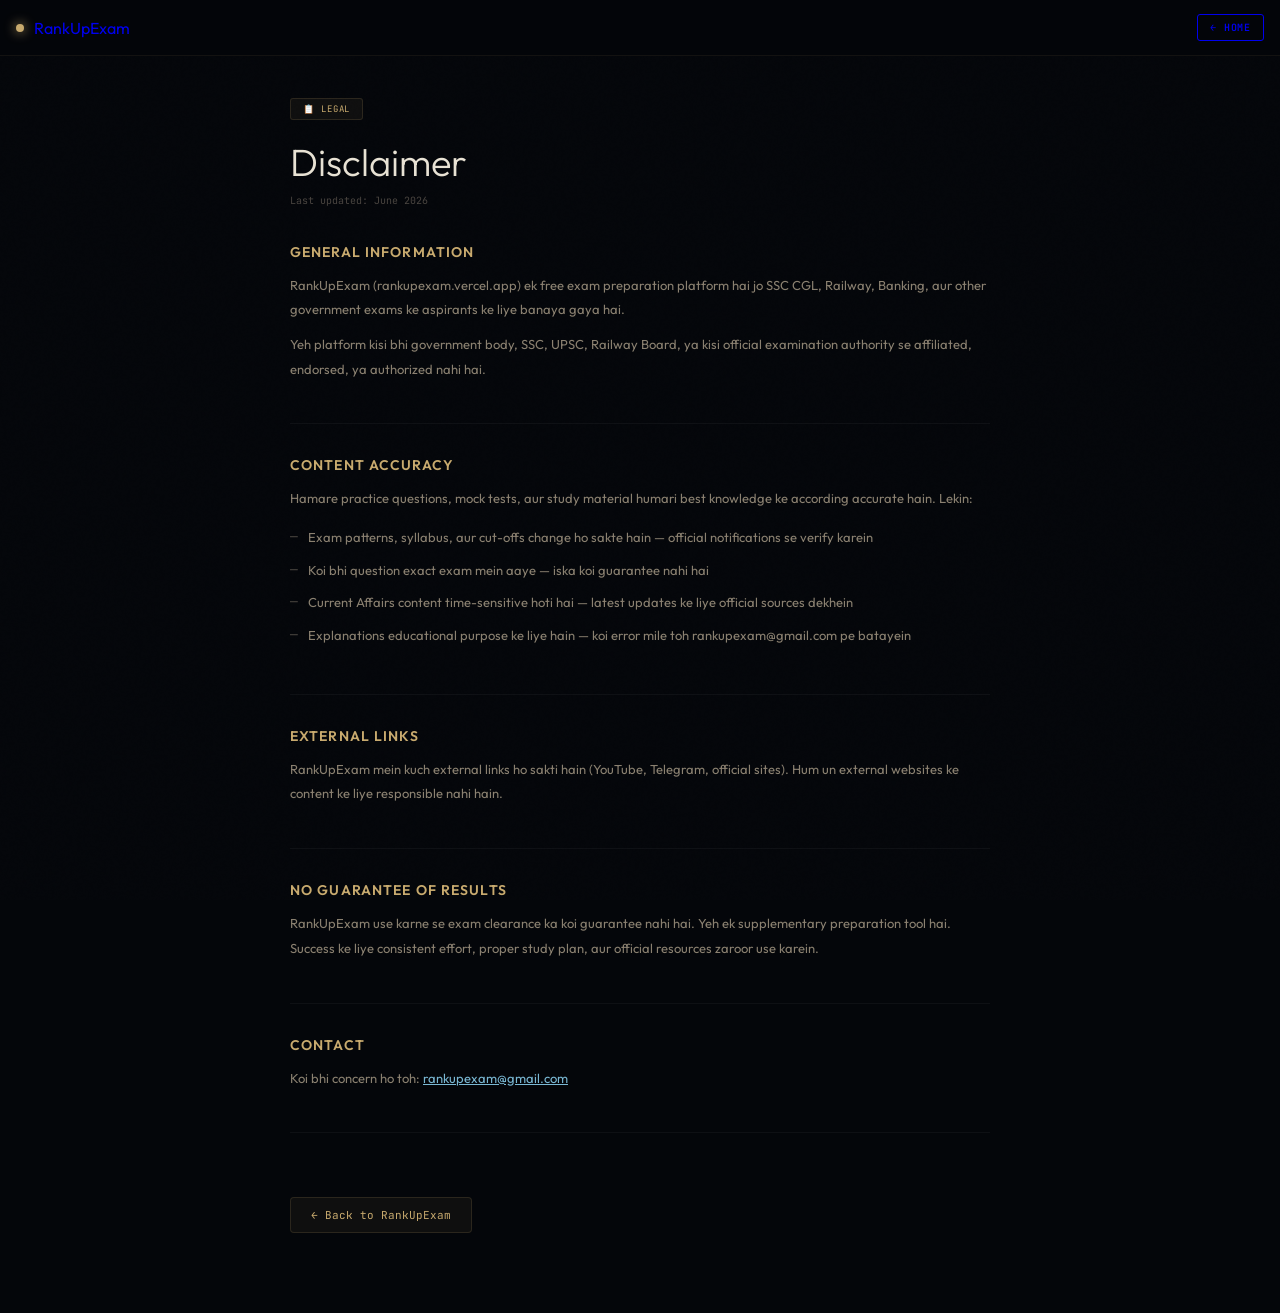
<file: disclaimer.html>
<!DOCTYPE html>
<html lang="hi-IN">
<head>
<meta charset="UTF-8">
<meta name="viewport" content="width=device-width, initial-scale=1.0">
<title>Disclaimer — RankUpExam</title>
<meta name="theme-color" content="#04060a">
<link rel="preconnect" href="https://fonts.googleapis.com">
<link href="https://fonts.googleapis.com/css2?family=Outfit:wght@300;400;500;600&family=JetBrains+Mono:wght@400;500&display=swap" rel="stylesheet">
<link rel="stylesheet" href="style.css">
<style>
.legal-wrap{max-width:740px;margin:0 auto;padding:calc(var(--nav-h) + 40px) 20px 80px}
.legal-badge{display:inline-flex;align-items:center;gap:8px;padding:4px 12px;background:rgba(200,170,110,.06);border:1px solid rgba(200,170,110,.15);border-radius:3px;font-family:var(--mono);font-size:9px;color:var(--gold);letter-spacing:.1em;text-transform:uppercase;margin-bottom:20px}
.legal-title{font-family:'Outfit',sans-serif;font-size:clamp(24px,5vw,38px);font-weight:300;color:#e8e2d4;line-height:1.2;margin-bottom:8px}
.legal-updated{font-family:var(--mono);font-size:10px;color:var(--txt3);margin-bottom:36px}
.legal-section{margin-bottom:32px;padding-bottom:32px;border-bottom:1px solid rgba(255,255,255,.04)}
.legal-section:last-child{border-bottom:none}
.legal-h2{font-family:'Outfit',sans-serif;font-size:14px;font-weight:600;color:var(--gold);letter-spacing:.08em;text-transform:uppercase;margin-bottom:12px}
.legal-p{font-size:13px;color:var(--txt2);line-height:1.9;margin-bottom:10px}
.legal-list{list-style:none;padding:0;margin:0 0 10px}
.legal-list li{font-size:13px;color:var(--txt2);line-height:1.9;padding:4px 0 4px 18px;position:relative}
.legal-list li::before{content:"—";position:absolute;left:0;color:var(--txt3);font-family:var(--mono)}
.legal-back{display:inline-flex;align-items:center;gap:8px;margin-top:32px;padding:10px 20px;background:rgba(200,170,110,.06);border:1px solid rgba(200,170,110,.15);border-radius:4px;color:var(--gold);font-family:var(--mono);font-size:11px;text-decoration:none;transition:all .2s}
.legal-back:hover{background:rgba(200,170,110,.12)}
</style>
</head>
<body>
<div class="noise"></div>

<nav>
  <div class="nav-left">
    <a href="/" style="display:flex;align-items:center;gap:10px;text-decoration:none">
      <div class="nav-logo-dot"></div>
      <span class="nav-brand">RankUpExam</span>
    </a>
  </div>
  <div class="nav-right">
    <a href="/" class="nav-btn btn-ghost">← Home</a>
  </div>
</nav>

<div class="legal-wrap">
  <div class="legal-badge">📋 Legal</div>
  <h1 class="legal-title">Disclaimer</h1>
  <div class="legal-updated">Last updated: June 2026</div>

  <div class="legal-section">
    <div class="legal-h2">General Information</div>
    <p class="legal-p">RankUpExam (rankupexam.vercel.app) ek free exam preparation platform hai jo SSC CGL, Railway, Banking, aur other government exams ke aspirants ke liye banaya gaya hai.</p>
    <p class="legal-p">Yeh platform kisi bhi government body, SSC, UPSC, Railway Board, ya kisi official examination authority se affiliated, endorsed, ya authorized nahi hai.</p>
  </div>

  <div class="legal-section">
    <div class="legal-h2">Content Accuracy</div>
    <p class="legal-p">Hamare practice questions, mock tests, aur study material humari best knowledge ke according accurate hain. Lekin:</p>
    <ul class="legal-list">
      <li>Exam patterns, syllabus, aur cut-offs change ho sakte hain — official notifications se verify karein</li>
      <li>Koi bhi question exact exam mein aaye — iska koi guarantee nahi hai</li>
      <li>Current Affairs content time-sensitive hoti hai — latest updates ke liye official sources dekhein</li>
      <li>Explanations educational purpose ke liye hain — koi error mile toh rankupexam@gmail.com pe batayein</li>
    </ul>
  </div>

  <div class="legal-section">
    <div class="legal-h2">External Links</div>
    <p class="legal-p">RankUpExam mein kuch external links ho sakti hain (YouTube, Telegram, official sites). Hum un external websites ke content ke liye responsible nahi hain.</p>
  </div>

  <div class="legal-section">
    <div class="legal-h2">No Guarantee of Results</div>
    <p class="legal-p">RankUpExam use karne se exam clearance ka koi guarantee nahi hai. Yeh ek supplementary preparation tool hai. Success ke liye consistent effort, proper study plan, aur official resources zaroor use karein.</p>
  </div>

  <div class="legal-section">
    <div class="legal-h2">Contact</div>
    <p class="legal-p">Koi bhi concern ho toh: <a href="mailto:rankupexam@gmail.com" style="color:var(--cyan)">rankupexam@gmail.com</a></p>
  </div>

  <a href="/" class="legal-back">← Back to RankUpExam</a>
</div>

<script>
// Simple nav logo dot
document.querySelector('.nav-logo-dot') && (document.querySelector('.nav-logo-dot').style.cssText = 'width:8px;height:8px;border-radius:50%;background:var(--gold);box-shadow:0 0 12px var(--gold)');
</script>
</body>
</html>
</file>
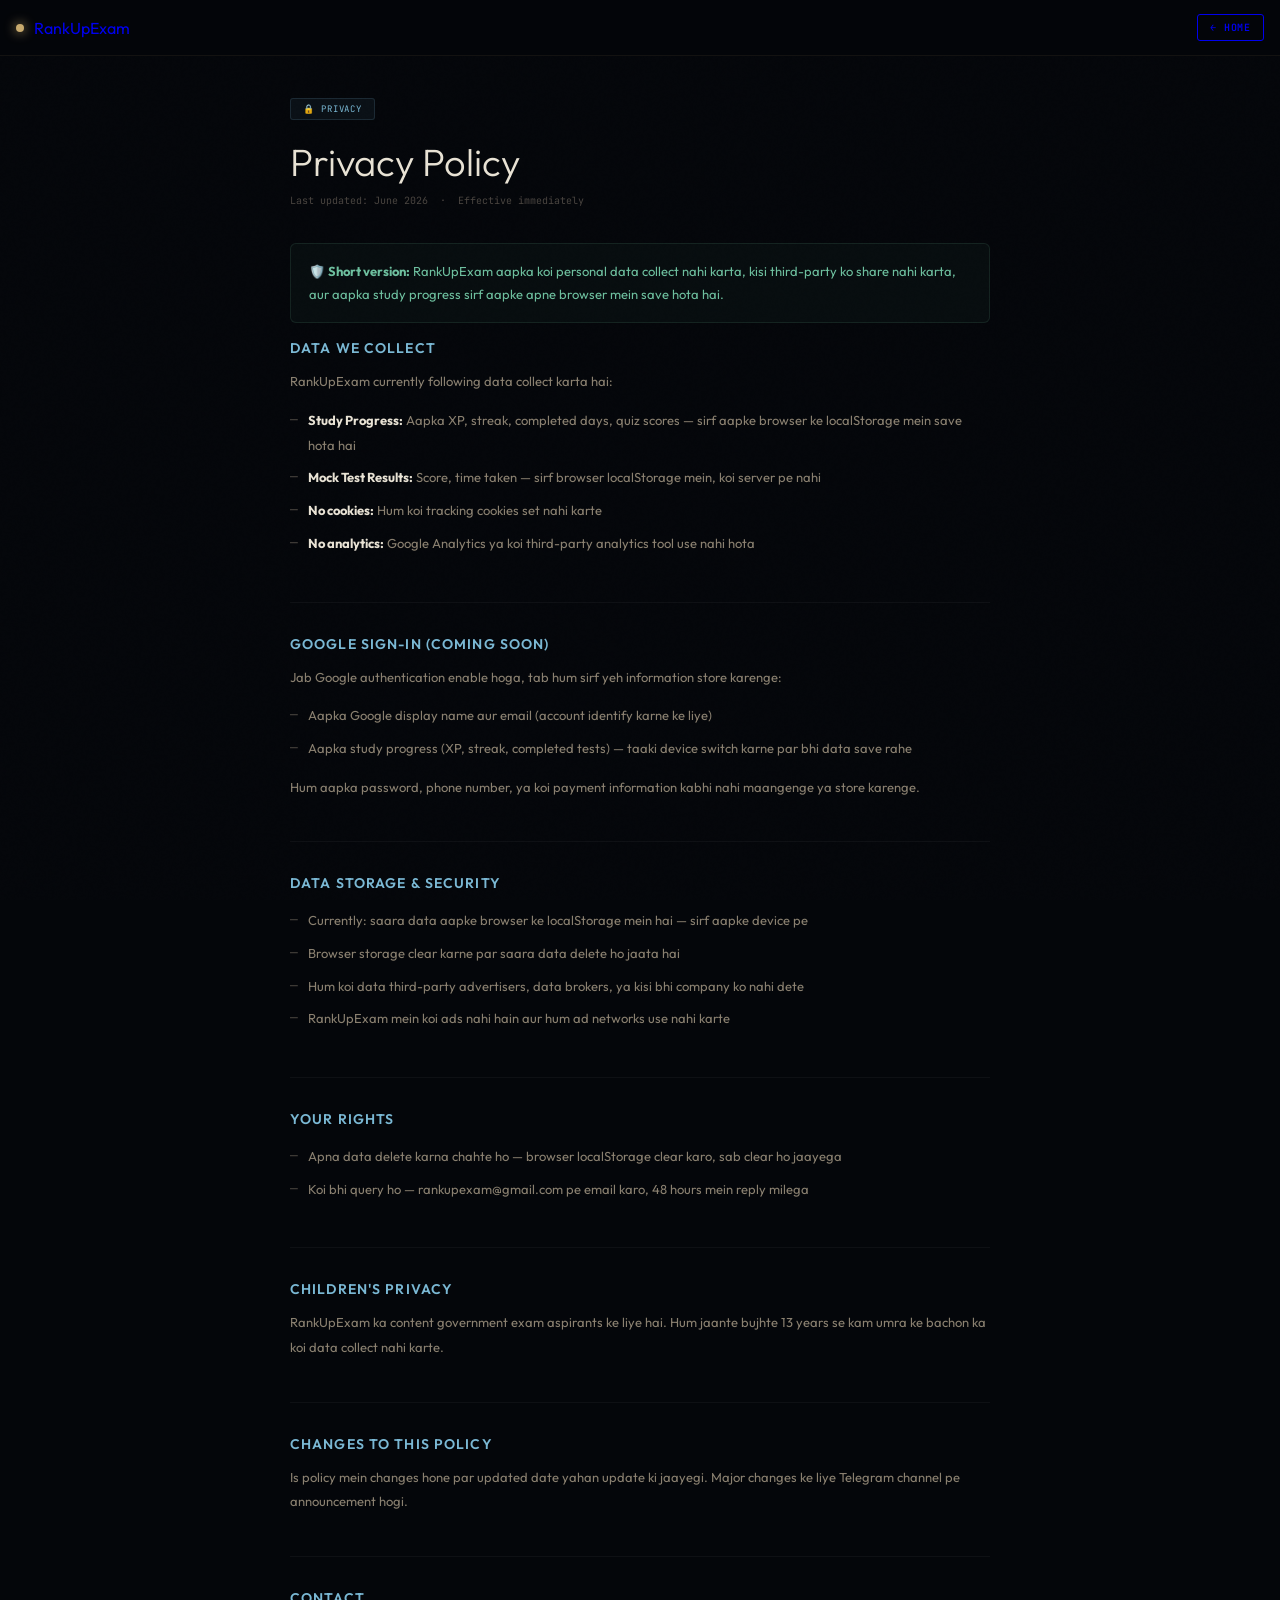
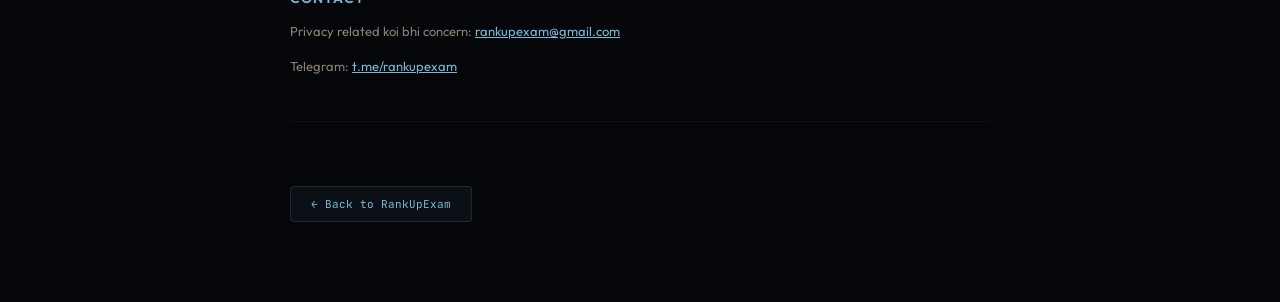
<file: privacy-policy.html>
<!DOCTYPE html>
<html lang="hi-IN">
<head>
<meta charset="UTF-8">
<meta name="viewport" content="width=device-width, initial-scale=1.0">
<title>Privacy Policy — RankUpExam</title>
<meta name="theme-color" content="#04060a">
<link rel="preconnect" href="https://fonts.googleapis.com">
<link href="https://fonts.googleapis.com/css2?family=Outfit:wght@300;400;500;600&family=JetBrains+Mono:wght@400;500&display=swap" rel="stylesheet">
<link rel="stylesheet" href="style.css">
<style>
.legal-wrap{max-width:740px;margin:0 auto;padding:calc(var(--nav-h) + 40px) 20px 80px}
.legal-badge{display:inline-flex;align-items:center;gap:8px;padding:4px 12px;background:rgba(122,184,212,.06);border:1px solid rgba(122,184,212,.15);border-radius:3px;font-family:var(--mono);font-size:9px;color:var(--cyan);letter-spacing:.1em;text-transform:uppercase;margin-bottom:20px}
.legal-title{font-family:'Outfit',sans-serif;font-size:clamp(24px,5vw,38px);font-weight:300;color:#e8e2d4;line-height:1.2;margin-bottom:8px}
.legal-updated{font-family:var(--mono);font-size:10px;color:var(--txt3);margin-bottom:36px}
.legal-section{margin-bottom:32px;padding-bottom:32px;border-bottom:1px solid rgba(255,255,255,.04)}
.legal-section:last-child{border-bottom:none}
.legal-h2{font-family:'Outfit',sans-serif;font-size:14px;font-weight:600;color:var(--cyan);letter-spacing:.08em;text-transform:uppercase;margin-bottom:12px}
.legal-p{font-size:13px;color:var(--txt2);line-height:1.9;margin-bottom:10px}
.legal-list{list-style:none;padding:0;margin:0 0 10px}
.legal-list li{font-size:13px;color:var(--txt2);line-height:1.9;padding:4px 0 4px 18px;position:relative}
.legal-list li::before{content:"—";position:absolute;left:0;color:var(--txt3);font-family:var(--mono)}
.highlight-box{background:rgba(109,191,158,.04);border:1px solid rgba(109,191,158,.12);border-radius:6px;padding:16px 18px;margin:16px 0}
.highlight-box p{margin:0;font-size:13px;color:var(--em);line-height:1.8}
.legal-back{display:inline-flex;align-items:center;gap:8px;margin-top:32px;padding:10px 20px;background:rgba(122,184,212,.06);border:1px solid rgba(122,184,212,.15);border-radius:4px;color:var(--cyan);font-family:var(--mono);font-size:11px;text-decoration:none;transition:all .2s}
.legal-back:hover{background:rgba(122,184,212,.12)}
</style>
</head>
<body>
<div class="noise"></div>

<nav>
  <div class="nav-left">
    <a href="/" style="display:flex;align-items:center;gap:10px;text-decoration:none">
      <div style="width:8px;height:8px;border-radius:50%;background:var(--gold);box-shadow:0 0 12px var(--gold)"></div>
      <span class="nav-brand">RankUpExam</span>
    </a>
  </div>
  <div class="nav-right">
    <a href="/" class="nav-btn btn-ghost">← Home</a>
  </div>
</nav>

<div class="legal-wrap">
  <div class="legal-badge">🔒 Privacy</div>
  <h1 class="legal-title">Privacy Policy</h1>
  <div class="legal-updated">Last updated: June 2026 &nbsp;·&nbsp; Effective immediately</div>

  <div class="highlight-box">
    <p>🛡️ <strong>Short version:</strong> RankUpExam aapka koi personal data collect nahi karta, kisi third-party ko share nahi karta, aur aapka study progress sirf aapke apne browser mein save hota hai.</p>
  </div>

  <div class="legal-section">
    <div class="legal-h2">Data We Collect</div>
    <p class="legal-p">RankUpExam currently following data collect karta hai:</p>
    <ul class="legal-list">
      <li><strong style="color:var(--txt)">Study Progress:</strong> Aapka XP, streak, completed days, quiz scores — sirf aapke browser ke localStorage mein save hota hai</li>
      <li><strong style="color:var(--txt)">Mock Test Results:</strong> Score, time taken — sirf browser localStorage mein, koi server pe nahi</li>
      <li><strong style="color:var(--txt)">No cookies:</strong> Hum koi tracking cookies set nahi karte</li>
      <li><strong style="color:var(--txt)">No analytics:</strong> Google Analytics ya koi third-party analytics tool use nahi hota</li>
    </ul>
  </div>

  <div class="legal-section">
    <div class="legal-h2">Google Sign-In (Coming Soon)</div>
    <p class="legal-p">Jab Google authentication enable hoga, tab hum sirf yeh information store karenge:</p>
    <ul class="legal-list">
      <li>Aapka Google display name aur email (account identify karne ke liye)</li>
      <li>Aapka study progress (XP, streak, completed tests) — taaki device switch karne par bhi data save rahe</li>
    </ul>
    <p class="legal-p">Hum aapka password, phone number, ya koi payment information kabhi nahi maangenge ya store karenge.</p>
  </div>

  <div class="legal-section">
    <div class="legal-h2">Data Storage & Security</div>
    <ul class="legal-list">
      <li>Currently: saara data aapke browser ke localStorage mein hai — sirf aapke device pe</li>
      <li>Browser storage clear karne par saara data delete ho jaata hai</li>
      <li>Hum koi data third-party advertisers, data brokers, ya kisi bhi company ko nahi dete</li>
      <li>RankUpExam mein koi ads nahi hain aur hum ad networks use nahi karte</li>
    </ul>
  </div>

  <div class="legal-section">
    <div class="legal-h2">Your Rights</div>
    <ul class="legal-list">
      <li>Apna data delete karna chahte ho — browser localStorage clear karo, sab clear ho jaayega</li>
      <li>Koi bhi query ho — rankupexam@gmail.com pe email karo, 48 hours mein reply milega</li>
    </ul>
  </div>

  <div class="legal-section">
    <div class="legal-h2">Children's Privacy</div>
    <p class="legal-p">RankUpExam ka content government exam aspirants ke liye hai. Hum jaante bujhte 13 years se kam umra ke bachon ka koi data collect nahi karte.</p>
  </div>

  <div class="legal-section">
    <div class="legal-h2">Changes to This Policy</div>
    <p class="legal-p">Is policy mein changes hone par updated date yahan update ki jaayegi. Major changes ke liye Telegram channel pe announcement hogi.</p>
  </div>

  <div class="legal-section">
    <div class="legal-h2">Contact</div>
    <p class="legal-p">Privacy related koi bhi concern: <a href="mailto:rankupexam@gmail.com" style="color:var(--cyan)">rankupexam@gmail.com</a></p>
    <p class="legal-p">Telegram: <a href="https://t.me/rankupexam" target="_blank" style="color:var(--cyan)">t.me/rankupexam</a></p>
  </div>

  <a href="/" class="legal-back">← Back to RankUpExam</a>
</div>
</body>
</html>
</file>
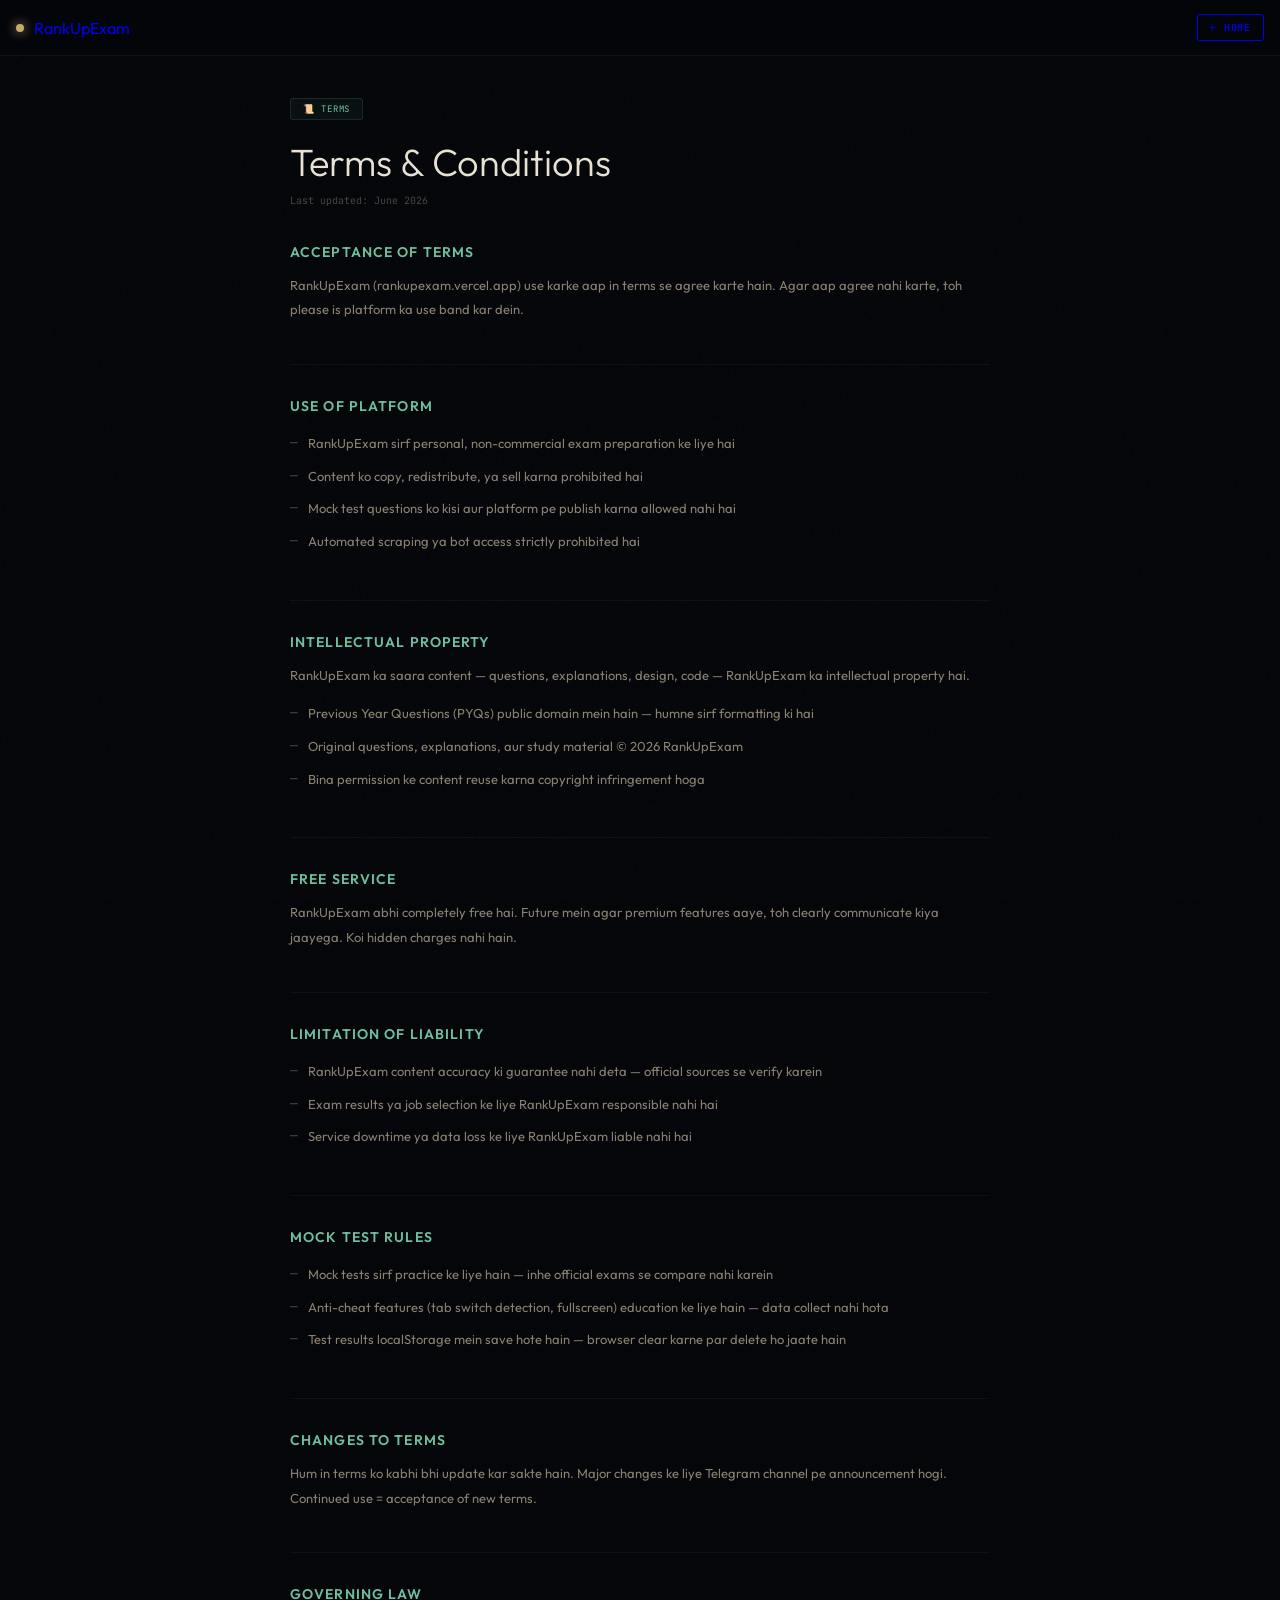
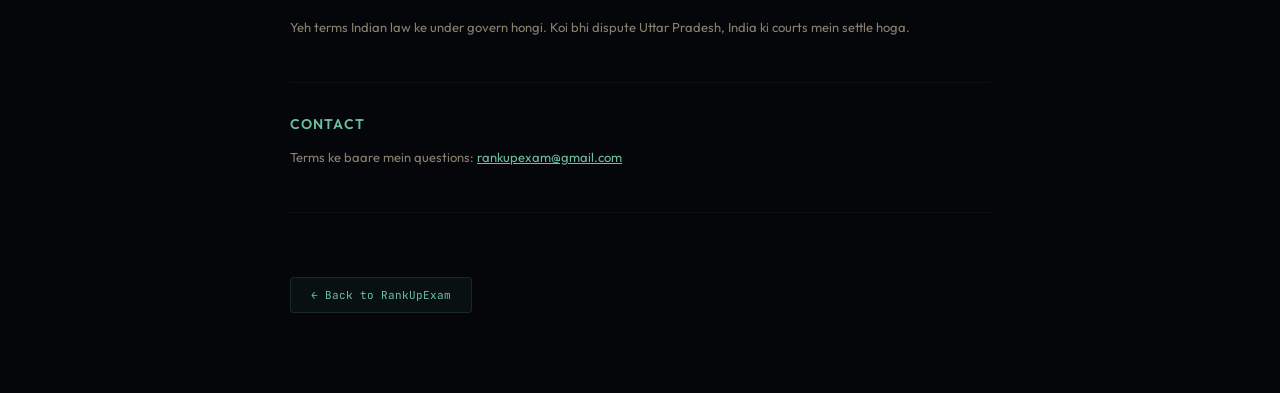
<file: terms.html>
<!DOCTYPE html>
<html lang="hi-IN">
<head>
<meta charset="UTF-8">
<meta name="viewport" content="width=device-width, initial-scale=1.0">
<title>Terms & Conditions — RankUpExam</title>
<meta name="theme-color" content="#04060a">
<link rel="preconnect" href="https://fonts.googleapis.com">
<link href="https://fonts.googleapis.com/css2?family=Outfit:wght@300;400;500;600&family=JetBrains+Mono:wght@400;500&display=swap" rel="stylesheet">
<link rel="stylesheet" href="style.css">
<style>
.legal-wrap{max-width:740px;margin:0 auto;padding:calc(var(--nav-h) + 40px) 20px 80px}
.legal-badge{display:inline-flex;align-items:center;gap:8px;padding:4px 12px;background:rgba(109,191,158,.06);border:1px solid rgba(109,191,158,.15);border-radius:3px;font-family:var(--mono);font-size:9px;color:var(--em);letter-spacing:.1em;text-transform:uppercase;margin-bottom:20px}
.legal-title{font-family:'Outfit',sans-serif;font-size:clamp(24px,5vw,38px);font-weight:300;color:#e8e2d4;line-height:1.2;margin-bottom:8px}
.legal-updated{font-family:var(--mono);font-size:10px;color:var(--txt3);margin-bottom:36px}
.legal-section{margin-bottom:32px;padding-bottom:32px;border-bottom:1px solid rgba(255,255,255,.04)}
.legal-section:last-child{border-bottom:none}
.legal-h2{font-family:'Outfit',sans-serif;font-size:14px;font-weight:600;color:var(--em);letter-spacing:.08em;text-transform:uppercase;margin-bottom:12px}
.legal-p{font-size:13px;color:var(--txt2);line-height:1.9;margin-bottom:10px}
.legal-list{list-style:none;padding:0;margin:0 0 10px}
.legal-list li{font-size:13px;color:var(--txt2);line-height:1.9;padding:4px 0 4px 18px;position:relative}
.legal-list li::before{content:"—";position:absolute;left:0;color:var(--txt3);font-family:var(--mono)}
.legal-back{display:inline-flex;align-items:center;gap:8px;margin-top:32px;padding:10px 20px;background:rgba(109,191,158,.06);border:1px solid rgba(109,191,158,.15);border-radius:4px;color:var(--em);font-family:var(--mono);font-size:11px;text-decoration:none;transition:all .2s}
.legal-back:hover{background:rgba(109,191,158,.12)}
</style>
</head>
<body>
<div class="noise"></div>

<nav>
  <div class="nav-left">
    <a href="/" style="display:flex;align-items:center;gap:10px;text-decoration:none">
      <div style="width:8px;height:8px;border-radius:50%;background:var(--gold);box-shadow:0 0 12px var(--gold)"></div>
      <span class="nav-brand">RankUpExam</span>
    </a>
  </div>
  <div class="nav-right">
    <a href="/" class="nav-btn btn-ghost">← Home</a>
  </div>
</nav>

<div class="legal-wrap">
  <div class="legal-badge">📜 Terms</div>
  <h1 class="legal-title">Terms & Conditions</h1>
  <div class="legal-updated">Last updated: June 2026</div>

  <div class="legal-section">
    <div class="legal-h2">Acceptance of Terms</div>
    <p class="legal-p">RankUpExam (rankupexam.vercel.app) use karke aap in terms se agree karte hain. Agar aap agree nahi karte, toh please is platform ka use band kar dein.</p>
  </div>

  <div class="legal-section">
    <div class="legal-h2">Use of Platform</div>
    <ul class="legal-list">
      <li>RankUpExam sirf personal, non-commercial exam preparation ke liye hai</li>
      <li>Content ko copy, redistribute, ya sell karna prohibited hai</li>
      <li>Mock test questions ko kisi aur platform pe publish karna allowed nahi hai</li>
      <li>Automated scraping ya bot access strictly prohibited hai</li>
    </ul>
  </div>

  <div class="legal-section">
    <div class="legal-h2">Intellectual Property</div>
    <p class="legal-p">RankUpExam ka saara content — questions, explanations, design, code — RankUpExam ka intellectual property hai.</p>
    <ul class="legal-list">
      <li>Previous Year Questions (PYQs) public domain mein hain — humne sirf formatting ki hai</li>
      <li>Original questions, explanations, aur study material © 2026 RankUpExam</li>
      <li>Bina permission ke content reuse karna copyright infringement hoga</li>
    </ul>
  </div>

  <div class="legal-section">
    <div class="legal-h2">Free Service</div>
    <p class="legal-p">RankUpExam abhi completely free hai. Future mein agar premium features aaye, toh clearly communicate kiya jaayega. Koi hidden charges nahi hain.</p>
  </div>

  <div class="legal-section">
    <div class="legal-h2">Limitation of Liability</div>
    <ul class="legal-list">
      <li>RankUpExam content accuracy ki guarantee nahi deta — official sources se verify karein</li>
      <li>Exam results ya job selection ke liye RankUpExam responsible nahi hai</li>
      <li>Service downtime ya data loss ke liye RankUpExam liable nahi hai</li>
    </ul>
  </div>

  <div class="legal-section">
    <div class="legal-h2">Mock Test Rules</div>
    <ul class="legal-list">
      <li>Mock tests sirf practice ke liye hain — inhe official exams se compare nahi karein</li>
      <li>Anti-cheat features (tab switch detection, fullscreen) education ke liye hain — data collect nahi hota</li>
      <li>Test results localStorage mein save hote hain — browser clear karne par delete ho jaate hain</li>
    </ul>
  </div>

  <div class="legal-section">
    <div class="legal-h2">Changes to Terms</div>
    <p class="legal-p">Hum in terms ko kabhi bhi update kar sakte hain. Major changes ke liye Telegram channel pe announcement hogi. Continued use = acceptance of new terms.</p>
  </div>

  <div class="legal-section">
    <div class="legal-h2">Governing Law</div>
    <p class="legal-p">Yeh terms Indian law ke under govern hongi. Koi bhi dispute Uttar Pradesh, India ki courts mein settle hoga.</p>
  </div>

  <div class="legal-section">
    <div class="legal-h2">Contact</div>
    <p class="legal-p">Terms ke baare mein questions: <a href="mailto:rankupexam@gmail.com" style="color:var(--em)">rankupexam@gmail.com</a></p>
  </div>

  <a href="/" class="legal-back">← Back to RankUpExam</a>
</div>
</body>
</html>
</file>
<file: style.css>
/* RankUpExam — style.css | © 2026 RankUpExam */

*,*::before,*::after{margin:0;padding:0;box-sizing:border-box}
html{scroll-behavior:smooth}
body{background:#04060a;color:#e8e2d4;font-family:'Outfit',sans-serif;overflow-x:hidden;min-height:100vh}
:root{
  --bg:#04060a;--bg2:rgba(255,255,255,.022);--bg3:rgba(255,255,255,.035);
  --border:rgba(255,255,255,.06);--ba:rgba(200,170,110,.2);
  --gold:#c8aa6e;--gold2:#e8d090;--gold-dim:rgba(200,170,110,.1);
  --red:#c97070;--cyan:#7ab8d4;--em:#6dbf9e;--amb:#c8aa6e;--violet:#9d8ecb;
  --txt:#e8e2d4;--txt2:#8a8070;--txt3:#4a4540;
  --mono:'JetBrains Mono',monospace;--serif:'Cormorant Garamond',serif;
  --nav-h:56px;--sidebar-w:260px;
}

/* ── SCROLLBAR ── */
::-webkit-scrollbar{width:3px;height:3px}
::-webkit-scrollbar-track{background:transparent}
::-webkit-scrollbar-thumb{background:rgba(200,170,110,.2);border-radius:2px}

/* ── NOISE OVERLAY ── */
.noise{position:fixed;inset:0;background-image:url("data:image/svg+xml,%3Csvg viewBox='0 0 256 256' xmlns='http://www.w3.org/2000/svg'%3E%3Cfilter id='n'%3E%3CfeTurbulence type='fractalNoise' baseFrequency='0.85' numOctaves='4' stitchTiles='stitch'/%3E%3C/filter%3E%3Crect width='100%25' height='100%25' filter='url(%23n)' opacity='0.04'/%3E%3C/svg%3E");pointer-events:none;z-index:1;opacity:.4;mix-blend-mode:overlay}
.glow-orb{position:fixed;width:500px;height:500px;border-radius:50%;background:radial-gradient(circle,rgba(15,40,120,.3) 0%,transparent 70%);top:40%;left:55%;transform:translate(-50%,-50%);pointer-events:none;z-index:0;animation:glowPulse 6s ease-in-out infinite}
@keyframes glowPulse{0%,100%{opacity:.6}50%{opacity:1}}
@keyframes breathe{0%,100%{opacity:.6}50%{opacity:1}}
@keyframes fadeIn{from{opacity:0;transform:translateY(8px)}to{opacity:1;transform:none}}
@keyframes slideIn{from{transform:translateX(-12px);opacity:0}to{transform:none;opacity:1}}

/* ── NAV ── */
nav{
  position:fixed;top:0;left:0;right:0;z-index:600;
  height:var(--nav-h);
  display:flex;align-items:center;justify-content:space-between;
  padding:0 16px;
  background:rgba(4,6,10,.92);backdrop-filter:blur(30px);
  border-bottom:1px solid rgba(200,170,110,.08);
}
.nav-left{display:flex;align-items:center;gap:14px}
.hamburger{
  width:32px;height:32px;border-radius:4px;
  background:rgba(255,255,255,.03);border:1px solid var(--border);
  display:flex;flex-direction:column;align-items:center;justify-content:center;gap:4px;
  cursor:pointer;transition:all .25s;
}
.hamburger span{display:block;width:14px;height:1.5px;background:var(--txt2);transition:all .3s;border-radius:1px}
.hamburger:hover span{background:var(--gold)}
.hamburger.active span:nth-child(1){transform:rotate(45deg) translate(4px,4px)}
.hamburger.active span:nth-child(2){opacity:0}
.hamburger.active span:nth-child(3){transform:rotate(-45deg) translate(4px,-4px)}
.nav-logo{
  display:flex;align-items:center;gap:8px;cursor:pointer;text-decoration:none;
  font-family:var(--mono);font-size:11px;font-weight:700;letter-spacing:.2em;text-transform:uppercase;color:var(--txt);
}
.nav-dot{width:6px;height:6px;border-radius:50%;background:var(--gold);box-shadow:0 0 10px var(--gold);animation:breathe 3s ease-in-out infinite}

.nav-search{
  flex:1;max-width:360px;
  display:flex;align-items:center;gap:8px;
  background:rgba(255,255,255,.03);border:1px solid var(--border);
  border-radius:4px;padding:7px 12px;
  font-family:var(--mono);font-size:10px;color:var(--txt3);
  cursor:pointer;transition:border-color .2s;
}
.nav-search:focus-within{border-color:rgba(200,170,110,.25)}
.nav-search input{background:transparent;border:none;outline:none;color:var(--txt);font-family:var(--mono);font-size:10px;flex:1;letter-spacing:.03em}
.nav-search input::placeholder{color:var(--txt3)}

.nav-right{display:flex;align-items:center;gap:8px}
.nav-btn{
  padding:6px 12px;border-radius:3px;
  font-family:var(--mono);font-size:10px;font-weight:600;
  letter-spacing:.08em;text-transform:uppercase;
  cursor:pointer;transition:all .25s;border:1px solid;text-decoration:none;
  display:flex;align-items:center;gap:5px;
}
.btn-yt{color:var(--red);border-color:rgba(201,112,112,.2);background:rgba(201,112,112,.04)}
.btn-yt:hover{background:rgba(201,112,112,.1)}
.btn-tg{color:var(--cyan);border-color:rgba(122,184,212,.2);background:rgba(122,184,212,.04)}
.btn-tg:hover{background:rgba(122,184,212,.1)}
.btn-gold{background:linear-gradient(135deg,var(--gold),var(--gold2));color:#080600;border:none}
.btn-gold:hover{opacity:.88;transform:translateY(-1px)}

/* ── SIDEBAR ── */
.sidebar{
  position:fixed;top:var(--nav-h);left:0;bottom:0;
  width:var(--sidebar-w);
  background:rgba(4,6,10,.97);
  border-right:1px solid rgba(200,170,110,.07);
  z-index:500;
  display:flex;flex-direction:column;
  transform:translateX(0);
  transition:transform .35s cubic-bezier(.16,1,.3,1);
  overflow-y:auto;overflow-x:hidden;
}
.sidebar.closed{transform:translateX(-100%)}

.sb-section{padding:16px 12px 8px;border-bottom:1px solid rgba(200,170,110,.06)}
.sb-section-title{
  font-family:var(--mono);font-size:8px;font-weight:700;
  letter-spacing:.25em;text-transform:uppercase;
  color:var(--txt3);padding:0 6px;margin-bottom:8px;
}
.sb-item{
  display:flex;align-items:center;justify-content:space-between;
  padding:8px 10px;border-radius:4px;cursor:pointer;
  transition:all .2s;text-decoration:none;
  font-size:12px;color:var(--txt2);
  position:relative;
}
.sb-item:hover{background:rgba(255,255,255,.03);color:var(--txt)}
.sb-item.active{background:rgba(200,170,110,.07);color:var(--gold)}
.sb-item-left{display:flex;align-items:center;gap:8px}
.sb-icon{font-size:13px;width:20px;text-align:center;flex-shrink:0}
.sb-label{font-size:11.5px;letter-spacing:.01em}
.sb-arrow{font-size:9px;color:var(--txt3);transition:transform .25s;flex-shrink:0}
.sb-item.open .sb-arrow{transform:rotate(90deg);color:var(--gold)}
.sb-badge{
  font-family:var(--mono);font-size:7.5px;font-weight:700;
  padding:1px 5px;border-radius:2px;letter-spacing:.06em;
  background:rgba(200,170,110,.12);color:var(--gold);border:1px solid rgba(200,170,110,.2);
  flex-shrink:0;
}
.sb-badge.hot{background:rgba(201,112,112,.12);color:var(--red);border-color:rgba(201,112,112,.25)}
.sb-badge.new{background:rgba(109,191,158,.1);color:var(--em);border-color:rgba(109,191,158,.2)}

/* Submenu */
.sb-sub{
  display:none;padding-left:12px;
  border-left:1px solid rgba(200,170,110,.1);
  margin:2px 10px 4px 28px;
}
.sb-sub.open{display:flex;flex-direction:column;gap:1px;animation:fadeIn .2s ease}
.sb-sub-item{
  padding:6px 8px;border-radius:3px;
  font-size:11px;color:var(--txt3);
  cursor:pointer;transition:all .2s;
  display:flex;align-items:center;justify-content:space-between;
}
.sb-sub-item:hover{color:var(--txt2);background:rgba(255,255,255,.02)}
.sb-sub-item.active{color:var(--gold)}

/* ── MAIN LAYOUT ── */
.layout{
  display:flex;
  padding-top:var(--nav-h);
  min-height:100vh;
  position:relative;z-index:10;
}
.main-content{
  flex:1;
  transition:margin-left .35s cubic-bezier(.16,1,.3,1);
  margin-left:var(--sidebar-w);
}
.main-content.full{margin-left:0}

/* ── HERO ── */
.hero{
  padding:48px 28px 36px;
  border-bottom:1px solid rgba(200,170,110,.07);
  position:relative;overflow:hidden;
}
.hero::before{
  content:'';position:absolute;top:-80px;right:-80px;
  width:400px;height:400px;
  background:radial-gradient(circle,rgba(200,170,110,.06) 0%,transparent 65%);
  pointer-events:none;
}
.hero-eyebrow{
  display:inline-flex;align-items:center;gap:8px;
  font-family:var(--mono);font-size:9px;font-weight:700;
  letter-spacing:.25em;text-transform:uppercase;
  color:var(--gold);margin-bottom:14px;
  animation:fadeIn .6s both;
}
.hero-dot{width:4px;height:4px;border-radius:50%;background:var(--gold);animation:breathe 2s infinite}
h1.hero-title{
  font-family:var(--serif);
  font-size:clamp(28px,5vw,52px);
  font-weight:400;font-style:italic;
  letter-spacing:-1px;line-height:1.05;
  color:var(--txt);margin-bottom:12px;
  animation:fadeIn .6s .1s both;
}
h1.hero-title .hl{color:var(--gold);font-style:italic}
h1.hero-title .dim{color:var(--txt2);font-style:normal;font-size:.75em}
.hero-sub{
  font-size:12px;color:var(--txt3);
  max-width:580px;line-height:1.8;
  font-family:var(--mono);letter-spacing:.02em;
  animation:fadeIn .6s .2s both;margin-bottom:20px;
}
.hero-pills{display:flex;gap:6px;flex-wrap:wrap;animation:fadeIn .6s .3s both}
.hp{
  padding:5px 12px;border-radius:3px;
  font-family:var(--mono);font-size:9px;font-weight:600;
  letter-spacing:.08em;text-transform:uppercase;
  border:1px solid;cursor:pointer;transition:all .25s;text-decoration:none;
}
.hp-primary{background:linear-gradient(135deg,var(--gold),var(--gold2));color:#080600;border-color:transparent}
.hp-primary:hover{opacity:.9;transform:translateY(-1px)}
.hp-outline{color:var(--txt2);border-color:var(--border);background:transparent}
.hp-outline:hover{color:var(--txt);border-color:rgba(200,170,110,.25)}

/* STATS STRIP */
.stats-strip{
  display:grid;grid-template-columns:repeat(4,1fr);
  border-bottom:1px solid rgba(200,170,110,.07);
}
@media(max-width:768px){.stats-strip{grid-template-columns:repeat(2,1fr)}}
.stat-cell{
  padding:16px 20px;
  border-right:1px solid rgba(200,170,110,.07);
  text-align:center;transition:background .2s;
}
.stat-cell:last-child{border-right:none}
.stat-cell:hover{background:rgba(255,255,255,.02)}
.stat-n{
  font-family:var(--serif);font-size:28px;font-style:italic;
  font-weight:400;color:var(--gold);letter-spacing:-1px;line-height:1;
}
.stat-l{
  font-family:var(--mono);font-size:8.5px;
  letter-spacing:.15em;text-transform:uppercase;
  color:var(--txt3);margin-top:3px;
}

/* ── FEATURE CARDS ── */
.section{padding:28px 24px}
.section-hdr{
  display:flex;align-items:center;justify-content:space-between;
  margin-bottom:16px;flex-wrap:wrap;gap:8px;
}
.section-tag{
  display:flex;align-items:center;gap:8px;
  font-family:var(--mono);font-size:8.5px;font-weight:700;
  letter-spacing:.2em;text-transform:uppercase;color:var(--gold);
}
.section-tag::before{content:'';width:14px;height:1px;background:var(--gold)}
.section-title{
  font-family:var(--serif);font-size:22px;font-style:italic;
  font-weight:400;color:var(--txt);margin-bottom:4px;letter-spacing:-.5px;
}
.see-all{
  font-family:var(--mono);font-size:9px;font-weight:600;
  letter-spacing:.1em;text-transform:uppercase;
  color:var(--txt3);cursor:pointer;transition:color .2s;
  border:none;background:transparent;
}
.see-all:hover{color:var(--gold)}

/* EXAM CATEGORY GRID */
.cat-grid{display:grid;grid-template-columns:repeat(auto-fill,minmax(160px,1fr));gap:10px}
.cat-card{
  background:rgba(255,255,255,.02);border:1px solid var(--border);
  border-radius:6px;padding:14px 14px 12px;
  cursor:pointer;transition:all .25s;
  display:flex;flex-direction:column;gap:6px;
  position:relative;overflow:hidden;
}
.cat-card::after{
  content:'';position:absolute;bottom:0;left:0;right:0;
  height:1.5px;background:var(--gold);
  transform:scaleX(0);transform-origin:left;transition:transform .3s;
}
.cat-card:hover{background:rgba(255,255,255,.04);border-color:rgba(200,170,110,.2);transform:translateY(-2px)}
.cat-card:hover::after{transform:scaleX(1)}
.cat-icon{font-size:20px;line-height:1}
.cat-name{
  font-family:'Outfit',sans-serif;font-size:12.5px;font-weight:600;
  color:var(--txt);letter-spacing:.01em;
}
.cat-count{
  font-family:var(--mono);font-size:9px;
  letter-spacing:.06em;color:var(--txt3);
}
.cat-arrow{
  position:absolute;top:12px;right:12px;
  font-size:10px;color:var(--txt3);
  transition:color .2s,transform .2s;
}
.cat-card:hover .cat-arrow{color:var(--gold);transform:translate(2px,-2px)}

/* EXAM TAGS ROW */
.exam-tags-row{display:flex;gap:6px;flex-wrap:wrap;margin-bottom:20px}
.exam-tag{
  padding:5px 12px;border-radius:3px;
  font-family:var(--mono);font-size:9.5px;font-weight:600;
  letter-spacing:.08em;text-transform:uppercase;
  border:1px solid var(--border);color:var(--txt3);
  cursor:pointer;transition:all .2s;background:rgba(255,255,255,.02);
}
.exam-tag:hover,.exam-tag.active{background:rgba(200,170,110,.08);border-color:rgba(200,170,110,.25);color:var(--gold)}

/* FEATURE CARDS ROW (typing, CA, quiz battle etc) */
.feature-row{display:grid;grid-template-columns:repeat(auto-fill,minmax(220px,1fr));gap:12px}
.feat-card{
  background:rgba(255,255,255,.02);border:1px solid var(--border);
  border-radius:8px;padding:18px;cursor:pointer;
  transition:all .25s;position:relative;overflow:hidden;
}
.feat-card:hover{background:rgba(255,255,255,.04);border-color:rgba(200,170,110,.2);transform:translateY(-3px);box-shadow:0 12px 30px rgba(0,0,0,.3)}
.feat-card-accent{
  position:absolute;top:0;left:0;right:0;height:2px;
  background:var(--accent,var(--gold));
  transform:scaleX(0);transform-origin:left;transition:transform .3s;
}
.feat-card:hover .feat-card-accent{transform:scaleX(1)}
.feat-icon{font-size:24px;margin-bottom:10px;line-height:1}
.feat-title{
  font-family:'Outfit',sans-serif;font-weight:700;font-size:13px;
  color:var(--txt);margin-bottom:4px;
}
.feat-sub{font-size:11px;color:var(--txt3);line-height:1.6;font-family:var(--mono);letter-spacing:.02em}
.feat-badge{
  display:inline-block;margin-top:8px;
  font-family:var(--mono);font-size:8px;font-weight:700;
  padding:2px 7px;border-radius:2px;letter-spacing:.1em;text-transform:uppercase;
}
.fb-gold{background:rgba(200,170,110,.1);color:var(--gold);border:1px solid rgba(200,170,110,.2)}
.fb-red{background:rgba(201,112,112,.1);color:var(--red);border:1px solid rgba(201,112,112,.2)}
.fb-cyan{background:rgba(122,184,212,.1);color:var(--cyan);border:1px solid rgba(122,184,212,.2)}
.fb-em{background:rgba(109,191,158,.1);color:var(--em);border:1px solid rgba(109,191,158,.2)}

/* MOCK TEST CARDS */
.mock-grid{display:grid;grid-template-columns:repeat(auto-fill,minmax(280px,1fr));gap:12px}
.mock-card{
  background:rgba(255,255,255,.02);border:1px solid var(--border);
  border-radius:6px;padding:16px;
  transition:all .25s;
}
.mock-card:hover{background:rgba(255,255,255,.04);border-color:rgba(200,170,110,.2);transform:translateY(-2px)}
.mc-top{display:flex;align-items:center;justify-content:space-between;margin-bottom:10px}
.mc-badge{
  font-family:var(--mono);font-size:8px;font-weight:700;
  padding:2px 7px;border-radius:2px;letter-spacing:.08em;text-transform:uppercase;
}
.mc-b-free{background:rgba(109,191,158,.1);color:var(--em);border:1px solid rgba(109,191,158,.2)}
.mc-b-soon{background:rgba(200,170,110,.08);color:var(--gold);border:1px solid rgba(200,170,110,.15)}
.mc-exam{font-family:var(--mono);font-size:9px;letter-spacing:.06em;color:var(--txt3)}
.mc-title{
  font-size:13px;font-weight:600;color:var(--txt);
  line-height:1.4;margin-bottom:8px;
}
.mc-meta{
  display:flex;gap:14px;font-family:var(--mono);
  font-size:9px;letter-spacing:.05em;color:var(--txt3);margin-bottom:12px;
}
.btn-mock{
  width:100%;padding:9px;border-radius:3px;
  background:rgba(255,255,255,.03);border:1px solid rgba(200,170,110,.15);
  color:var(--txt2);font-family:var(--mono);font-size:9.5px;
  font-weight:600;letter-spacing:.1em;text-transform:uppercase;
  cursor:pointer;transition:all .2s;
}
.btn-mock:hover{background:rgba(200,170,110,.08);border-color:rgba(200,170,110,.3);color:var(--gold)}
.btn-mock:disabled{opacity:.3;cursor:not-allowed}

/* TYPING TEST */
#typingView{padding:24px;display:none}
.typing-hero{
  background:rgba(255,255,255,.02);border:1px solid var(--border);
  border-radius:8px;padding:20px;margin-bottom:20px;
}
.typing-stats{display:flex;gap:20px;margin-bottom:16px;flex-wrap:wrap}
.ts-item{text-align:center}
.ts-val{font-family:var(--serif);font-size:28px;font-style:italic;color:var(--gold);line-height:1}
.ts-lbl{font-family:var(--mono);font-size:8px;letter-spacing:.15em;text-transform:uppercase;color:var(--txt3);margin-top:2px}
.typing-passage{
  font-size:15px;line-height:1.9;color:var(--txt2);
  margin-bottom:16px;font-family:'Outfit',sans-serif;letter-spacing:.01em;
  border:1px solid var(--border);border-radius:6px;padding:14px 16px;
  background:rgba(255,255,255,.01);min-height:80px;word-spacing:3px;
}
.char-correct{color:var(--em)}
.char-wrong{color:var(--red);background:rgba(201,112,112,.12);border-radius:2px}
.char-current{border-bottom:2px solid var(--gold);color:var(--gold)}
.typing-input{
  width:100%;padding:12px 14px;border-radius:4px;
  background:rgba(255,255,255,.03);border:1px solid rgba(200,170,110,.15);
  color:var(--txt);font-size:14px;font-family:'Outfit',sans-serif;
  outline:none;letter-spacing:.01em;resize:none;
  transition:border-color .2s;
}
.typing-input:focus{border-color:rgba(200,170,110,.35)}
.typing-controls{display:flex;gap:8px;margin-top:10px;flex-wrap:wrap}
.t-mode-btn{
  padding:6px 14px;border-radius:3px;
  font-family:var(--mono);font-size:9px;font-weight:600;
  letter-spacing:.08em;text-transform:uppercase;
  border:1px solid var(--border);color:var(--txt3);
  background:transparent;cursor:pointer;transition:all .2s;
}
.t-mode-btn.active,.t-mode-btn:hover{
  background:rgba(200,170,110,.08);border-color:rgba(200,170,110,.25);color:var(--gold);
}

/* CURRENT AFFAIRS */
#caView{padding:24px;display:none}
.ca-grid{display:flex;flex-direction:column;gap:10px}
.ca-card{
  background:rgba(255,255,255,.02);border:1px solid var(--border);
  border-radius:6px;padding:14px 16px;
  display:flex;align-items:flex-start;gap:14px;
  transition:all .25s;cursor:pointer;
}
.ca-card:hover{background:rgba(255,255,255,.04);border-color:rgba(200,170,110,.2)}
.ca-date{
  font-family:var(--mono);font-size:9px;font-weight:700;
  letter-spacing:.08em;text-transform:uppercase;
  color:var(--gold);white-space:nowrap;min-width:60px;
  padding-top:2px;
}
.ca-content{}
.ca-title{font-size:13px;font-weight:600;color:var(--txt);line-height:1.4;margin-bottom:4px}
.ca-sub{font-size:11px;color:var(--txt3);font-family:var(--mono);line-height:1.6;letter-spacing:.02em}
.ca-tag{
  display:inline-block;margin-top:6px;
  font-family:var(--mono);font-size:7.5px;font-weight:700;
  padding:2px 6px;border-radius:2px;letter-spacing:.08em;text-transform:uppercase;
}
.cat-politics{background:rgba(122,184,212,.08);color:var(--cyan);border:1px solid rgba(122,184,212,.15)}
.cat-economy{background:rgba(109,191,158,.08);color:var(--em);border:1px solid rgba(109,191,158,.15)}
.cat-sports{background:rgba(201,112,112,.08);color:var(--red);border:1px solid rgba(201,112,112,.15)}
.cat-science{background:rgba(157,142,203,.08);color:var(--violet);border:1px solid rgba(157,142,203,.15)}
.cat-awards{background:rgba(200,170,110,.08);color:var(--gold);border:1px solid rgba(200,170,110,.15)}

/* QUIZ MODAL */
.quiz-overlay{
  display:none;position:fixed;inset:0;
  background:rgba(4,6,10,.9);backdrop-filter:blur(16px);
  z-index:800;align-items:center;justify-content:center;padding:16px;
}
.quiz-overlay.active{display:flex}
.quiz-modal{
  background:rgba(8,12,20,.95);border:1px solid rgba(200,170,110,.1);
  border-radius:8px;width:100%;max-width:640px;
  max-height:92vh;overflow-y:auto;padding:24px;
  box-shadow:0 24px 60px rgba(0,0,0,.6);
  position:relative;animation:fadeIn .3s ease;
}
.quiz-modal::before{
  content:'';position:absolute;top:0;left:0;right:0;height:2px;
  background:linear-gradient(90deg,var(--gold),var(--red));border-radius:8px 8px 0 0;
}
.qm-top{display:flex;justify-content:space-between;align-items:center;margin-bottom:16px}
.qm-title{font-family:var(--serif);font-size:16px;font-style:italic;color:var(--txt)}
.qm-close{
  background:transparent;border:1px solid var(--border);
  color:var(--txt3);padding:4px 10px;border-radius:3px;
  font-family:var(--mono);font-size:9px;cursor:pointer;transition:all .2s;
}
.qm-close:hover{border-color:rgba(201,112,112,.3);color:var(--red)}
.qprog-wrap{height:2px;background:rgba(255,255,255,.04);border-radius:1px;margin-bottom:20px;overflow:hidden}
.qprog-fill{height:100%;background:linear-gradient(90deg,var(--gold),var(--cyan));transition:width .4s ease}
.q-text{font-size:14px;font-weight:600;color:var(--txt);line-height:1.65;margin-bottom:14px}
.q-opts{display:flex;flex-direction:column;gap:7px;margin-bottom:14px}
.q-opt{
  background:rgba(255,255,255,.025);border:1px solid rgba(255,255,255,.06);
  border-radius:5px;padding:11px 14px;cursor:pointer;
  font-size:13px;color:var(--txt);text-align:left;
  transition:all .15s;
}
.q-opt:hover:not(:disabled){border-color:rgba(200,170,110,.3);background:rgba(200,170,110,.06)}
.q-opt.correct{border-color:rgba(109,191,158,.4);background:rgba(109,191,158,.08);color:var(--em);font-weight:600}
.q-opt.wrong{border-color:rgba(201,112,112,.4);background:rgba(201,112,112,.08);color:var(--red)}
.q-opt:disabled{cursor:not-allowed}
.q-exp{
  background:rgba(255,255,255,.025);
  border:1px solid rgba(200,170,110,.15);border-left:2px solid var(--gold);
  border-radius:5px;padding:11px 14px;
  font-size:12px;color:var(--txt2);line-height:1.7;
  display:none;margin-bottom:12px;font-family:var(--mono);letter-spacing:.02em;
}
.q-exp.show{display:block}
.q-footer{display:flex;justify-content:space-between;align-items:center}
.q-score-txt{font-family:var(--mono);font-size:9.5px;letter-spacing:.1em;color:var(--txt3)}
.qresult{text-align:center;padding:24px 0}
.qr-pct{font-family:var(--serif);font-size:80px;font-style:italic;color:var(--gold);line-height:1}
.qr-sub{font-family:var(--mono);font-size:9px;letter-spacing:.15em;text-transform:uppercase;color:var(--txt3);margin:.4rem 0}
.qr-msg{font-size:14px;font-weight:600;color:var(--txt);margin-bottom:20px}
.qr-btns{display:flex;gap:10px;justify-content:center;flex-wrap:wrap}

/* FOOTER */
footer{
  position:relative;z-index:10;
  background:rgba(4,6,10,.98);border-top:1px solid rgba(200,170,110,.06);
  padding:32px 24px 24px;margin-top:20px;
}
.footer-grid{
  max-width:1200px;margin:0 auto;
  display:grid;grid-template-columns:repeat(auto-fit,minmax(160px,1fr));
  gap:24px;margin-bottom:24px;
}
.fc-title{
  font-family:var(--mono);font-size:8.5px;font-weight:700;
  letter-spacing:.2em;text-transform:uppercase;color:var(--gold);margin-bottom:10px;
}
.fc-links{display:flex;flex-direction:column;gap:7px}
.fc-link{
  font-size:11px;font-family:var(--mono);color:var(--txt3);
  text-decoration:none;cursor:pointer;transition:color .2s;letter-spacing:.02em;
}
.fc-link:hover{color:var(--txt2)}
.footer-bottom{
  max-width:1200px;margin:0 auto;padding-top:16px;
  border-top:1px solid rgba(200,170,110,.06);
  display:flex;justify-content:space-between;align-items:center;flex-wrap:wrap;gap:8px;
}
.footer-copy{font-family:var(--mono);font-size:9px;color:var(--txt3);letter-spacing:.06em}

/* CONTENT VIEWS */
.view{display:none;animation:fadeIn .3s ease}
.view.active{display:block}

/* MOBILE */
@media(max-width:768px){
  .sidebar{width:100%}
  .main-content{margin-left:0 !important}
  .nav-search{display:none}
  .cat-grid{grid-template-columns:repeat(2,1fr)}
  .feature-row{grid-template-columns:1fr 1fr}
}

/* ═══════════════════════════════════════════════════════
   RankUpExam — style.css
   Mobile-first, premium dark UI
   ═══════════════════════════════════════════════════════ */

/* ── VARIABLES ─────────────────────────────────────────── */
:root {
  --bg:#04060a; --bg2:rgba(255,255,255,.022); --bg3:rgba(255,255,255,.035); --bg4:rgba(255,255,255,.05);
  --border:rgba(255,255,255,.06); --bb:rgba(59,130,246,.2); --ba:rgba(200,170,110,.2);
  --blue:#3b82f6; --blt:#60a5fa; --cyan:#7ab8d4; --violet:#9d8ecb;
  --em:#6dbf9e; --amb:#c8aa6e; --red:#c97070; --org:#c48a5a; --pink:#c47ea0;
  --txt:#e8e2d4; --txt2:#8a8070; --txt3:#4a4540; --txt4:#1a1510;
  --gold:#c8aa6e; --gold2:#e8d090;
  --mono:'JetBrains Mono',monospace;
  --sans:'Outfit',sans-serif;
  --serif:'Cormorant Garamond',serif;
  --nav-h:56px; --sh-h:44px;
}

/* ── RESET ─────────────────────────────────────────────── */
*,*::before,*::after { box-sizing:border-box; margin:0; padding:0 }
html { scroll-behavior:smooth }
body { font-family:var(--sans); background:var(--bg); color:var(--txt); overflow-x:hidden; min-height:100vh }
body * { cursor:default }
a, button, [onclick] { cursor:pointer !important }

/* ── BACKGROUND VFX ────────────────────────────────────── */
#vfx-canvas { position:fixed; top:0; left:0; width:100%; height:100%; z-index:0; pointer-events:none }
.noise-overlay {
  position:fixed; inset:0;
  background-image:url("data:image/svg+xml,%3Csvg viewBox='0 0 256 256' xmlns='http://www.w3.org/2000/svg'%3E%3Cfilter id='n'%3E%3CfeTurbulence type='fractalNoise' baseFrequency='0.85' numOctaves='4' stitchTiles='stitch'/%3E%3C/filter%3E%3Crect width='100%25' height='100%25' filter='url(%23n)' opacity='0.04'/%3E%3C/svg%3E");
  pointer-events:none; z-index:1; opacity:.45; mix-blend-mode:overlay
}
.vignette { position:fixed; inset:0; background:radial-gradient(ellipse at 70% 50%,transparent 20%,rgba(4,6,10,.85) 75%); pointer-events:none; z-index:2 }
.cinema-glow {
  position:fixed; width:600px; height:600px; border-radius:50%;
  background:radial-gradient(circle,rgba(15,40,120,.35) 0%,rgba(10,25,80,.15) 40%,transparent 70%);
  top:50%; left:50%; transform:translate(-20%,-50%);
  pointer-events:none; z-index:1; animation:glowPulse 6s ease-in-out infinite
}

/* ── KEYFRAMES ─────────────────────────────────────────── */
@keyframes glowPulse { 0%,100%{opacity:.7} 50%{opacity:1} }
@keyframes breathe   { 0%,100%{opacity:.6;transform:scale(1)} 50%{opacity:1;transform:scale(1.05)} }
@keyframes glow-cyan { 0%,100%{text-shadow:0 0 8px rgba(122,184,212,.3)} 50%{text-shadow:0 0 20px rgba(122,184,212,.7)} }
@keyframes fire      { from{transform:scale(1)} to{transform:scale(1.15)} }
@keyframes bounce    { from{transform:translateY(0)} to{transform:translateY(-8px)} }
@keyframes pulse-out { 0%{opacity:.4;transform:scale(.95)} 100%{opacity:0;transform:scale(1.02)} }
@keyframes fadeIn    { from{opacity:0;transform:translateY(8px)} to{opacity:1;transform:none} }

/* ── NAV ───────────────────────────────────────────────── */
.nav {
  position:fixed; top:0; left:0; right:0; z-index:500;
  display:flex; align-items:center; justify-content:space-between;
  padding:0 16px; height:var(--nav-h);
  background:rgba(4,6,10,.88); backdrop-filter:blur(30px);
  border-bottom:1px solid rgba(200,170,110,.08)
}
.nl-logo { display:flex; align-items:center; gap:10px; font-size:11px; font-weight:700; letter-spacing:.25em; text-transform:uppercase; color:var(--txt); text-decoration:none; font-family:var(--mono) }
.ld { width:6px; height:6px; border-radius:50%; background:var(--gold); box-shadow:0 0 12px var(--gold),0 0 24px rgba(200,170,110,.3); animation:breathe 3s ease-in-out infinite }
.nav-c { display:flex; align-items:center; gap:6px }
.soc { display:flex; align-items:center; gap:5px; padding:5px 10px; font-size:10px; font-family:var(--mono); color:var(--txt3); text-decoration:none; border:1px solid rgba(255,255,255,.05); border-radius:4px; transition:all .3s; letter-spacing:.06em }
.soc.yt:hover  { color:#ff5555; border-color:rgba(255,85,85,.25); background:rgba(255,85,85,.04) }
.soc.tg:hover  { color:#4ab3d4; border-color:rgba(74,179,212,.25); background:rgba(74,179,212,.04) }
.soc.ig:hover  { color:#c47ea0; border-color:rgba(196,126,160,.25); background:rgba(196,126,160,.04) }
.xp-badge { display:flex; align-items:center; gap:6px; padding:5px 10px; border-radius:4px; background:rgba(200,170,110,.06); border:1px solid rgba(200,170,110,.15) }
.xp-badge-val    { font-size:10px; font-family:var(--mono); font-weight:700; color:var(--gold); letter-spacing:.05em }
.xp-badge-streak { font-size:9px; font-family:var(--mono); color:var(--org); display:flex; align-items:center; gap:3px }
.btn-nv { padding:6px 14px; font-size:10px; font-weight:700; background:linear-gradient(135deg,var(--gold),var(--gold2)); color:#0a0800; border:none; border-radius:4px; cursor:pointer; transition:all .25s; font-family:var(--mono); letter-spacing:.06em; text-transform:uppercase }
.btn-nv:hover { opacity:.88; transform:translateY(-1px); box-shadow:0 4px 20px rgba(200,170,110,.25) }

/* Admin badge */
.admin-badge { display:none; align-items:center; gap:5px; padding:4px 10px; border-radius:4px; background:rgba(157,142,203,.08); border:1px solid rgba(157,142,203,.25); font-size:9px; font-family:var(--mono); color:var(--violet); letter-spacing:.08em }

/* User dropdown */
.auth-user { display:none; align-items:center; gap:6px; position:relative; cursor:pointer }
.auth-avatar { width:26px; height:26px; border-radius:50%; border:1px solid rgba(200,170,110,.2); object-fit:cover }
.auth-name { font-size:10px; font-family:var(--mono); color:var(--txt2); letter-spacing:.04em }
.auth-dd { position:absolute; top:calc(100% + 8px); right:0; min-width:200px; background:rgba(8,12,20,.96); border:1px solid rgba(200,170,110,.1); border-radius:6px; padding:12px; backdrop-filter:blur(20px); display:none; z-index:600; animation:fadeIn .2s ease }
.auth-user.open .auth-dd { display:block }
.auth-dd-avatar { width:36px; height:36px; border-radius:50%; object-fit:cover; display:block; margin-bottom:8px }
.auth-dd-name  { font-size:11px; font-weight:600; color:var(--txt); margin-bottom:2px }
.auth-dd-email { font-size:9px; font-family:var(--mono); color:var(--txt3); margin-bottom:12px; letter-spacing:.02em }
.auth-dd-out { width:100%; padding:7px; font-size:9.5px; font-family:var(--mono); font-weight:700; background:rgba(201,112,112,.06); border:1px solid rgba(201,112,112,.18); border-radius:3px; color:var(--red); cursor:pointer; transition:all .25s; letter-spacing:.08em; text-transform:uppercase }
.auth-dd-out:hover { background:rgba(201,112,112,.12) }

/* ── STICKY HEADER ─────────────────────────────────────── */
.sticky-hdr { position:sticky; top:var(--nav-h); z-index:400; background:rgba(4,6,10,.94); backdrop-filter:blur(24px); border-bottom:1px solid rgba(200,170,110,.07); overflow-x:auto; scrollbar-width:none }
.sticky-hdr::-webkit-scrollbar { display:none }
.sh-inner { display:flex; align-items:center; gap:0; height:var(--sh-h); min-width:max-content }
.sh-brand { padding:0 16px; border-right:1px solid rgba(200,170,110,.07); display:flex; align-items:center; gap:8px; height:100%; flex-shrink:0 }
.sh-brand-txt { font-size:10px; font-family:var(--mono); font-weight:700; letter-spacing:.18em; color:var(--gold); text-transform:uppercase }
.sh-prog-wrap { padding:0 14px; display:flex; align-items:center; gap:8px; border-right:1px solid rgba(200,170,110,.07); flex-shrink:0 }
.sh-prog-lbl { font-size:9px; font-family:var(--mono); color:var(--txt3); white-space:nowrap; letter-spacing:.08em }
.sh-prog-track { width:80px; height:2px; background:rgba(255,255,255,.04); border-radius:1px; overflow:hidden }
.sh-prog-fill { height:100%; border-radius:1px; background:linear-gradient(90deg,var(--gold),var(--gold2)); transition:width 1.2s ease }
.sh-day-count { font-size:11px; font-family:var(--mono); font-weight:700; color:var(--gold); white-space:nowrap; letter-spacing:.05em }

/* Timer */
.timer-pod { padding:0 14px; display:flex; align-items:center; gap:10px; height:100% }
.tp-label { font-size:9px; font-family:var(--mono); color:var(--txt3); letter-spacing:.15em; text-transform:uppercase }
.tp-display { font-size:15px; font-family:var(--mono); font-weight:400; letter-spacing:2px; color:var(--cyan); min-width:68px; opacity:.9 }
.tp-display.running { animation:glow-cyan 1.5s ease-in-out infinite }
.tp-controls { display:flex; gap:4px }
.tp-select { padding:3px 8px; font-size:9px; font-family:var(--mono); background:rgba(0,0,0,.5); border:1px solid rgba(200,170,110,.1); border-radius:3px; color:var(--txt2); outline:none; cursor:pointer }
.tp-btn { width:24px; height:24px; border-radius:3px; border:1px solid rgba(200,170,110,.1); background:rgba(200,170,110,.04); color:var(--txt3); cursor:pointer; font-size:10px; display:flex; align-items:center; justify-content:center; transition:all .25s }
.tp-btn:hover { background:rgba(122,184,212,.1); border-color:rgba(122,184,212,.25); color:var(--cyan) }
.tp-btn.stop:hover { background:rgba(201,112,112,.1); border-color:rgba(201,112,112,.25); color:var(--red) }

/* ── PAGE ──────────────────────────────────────────────── */
.page { position:relative; z-index:10; padding-top:calc(var(--nav-h) + var(--sh-h) + 20px); padding-bottom:80px; max-width:1440px; margin:0 auto; padding-left:16px; padding-right:16px }

/* ── VIEW SWITCHER ─────────────────────────────────────── */
.view-switcher { display:flex; gap:0; margin-bottom:24px; border-bottom:1px solid rgba(200,170,110,.08); overflow-x:auto; scrollbar-width:none }
.view-switcher::-webkit-scrollbar { display:none }
.vs-btn { flex:none; padding:10px 18px; font-size:10px; font-family:var(--mono); font-weight:600; letter-spacing:.14em; text-transform:uppercase; border:none; border-bottom:2px solid transparent; margin-bottom:-1px; cursor:pointer; transition:all .3s; background:transparent; color:var(--txt3) }
.vs-btn.active { color:var(--gold); border-bottom-color:var(--gold) }
.vs-btn:hover:not(.active) { color:var(--txt2) }

/* ── TODAY HERO ────────────────────────────────────────── */
.today-hero { margin-bottom:24px; position:relative; padding:20px 0 24px; border-bottom:1px solid rgba(200,170,110,.07) }
.th-greeting { font-size:9px; font-family:var(--mono); color:var(--txt3); letter-spacing:.25em; text-transform:uppercase; margin-bottom:10px }
.th-daynum { font-size:clamp(36px,7vw,80px); font-weight:300; letter-spacing:-4px; line-height:1; color:var(--gold); display:inline; margin-right:16px; font-family:var(--serif); font-style:italic }
.th-topic { font-size:clamp(18px,2.8vw,34px); font-weight:300; letter-spacing:-.3px; line-height:1.2; color:var(--txt); font-family:var(--serif) }
.th-sub { font-size:11px; font-family:var(--mono); color:var(--txt3); margin-top:8px; letter-spacing:.04em }

/* ── STREAK DASHBOARD ──────────────────────────────────── */
.streak-dash { display:grid; grid-template-columns:repeat(4,1fr); gap:8px; margin-bottom:20px }
.sd-card { background:rgba(255,255,255,.018); border:1px solid rgba(200,170,110,.07); border-radius:4px; padding:14px 12px; text-align:center; transition:all .3s; position:relative; overflow:hidden }
.sd-card::before { content:''; position:absolute; inset:0; background:linear-gradient(135deg,rgba(200,170,110,.02),transparent); pointer-events:none }
.sd-card:hover { border-color:rgba(200,170,110,.14); background:rgba(200,170,110,.03) }
.sd-icon { font-size:16px; margin-bottom:5px; opacity:.8 }
.sd-val { font-size:22px; font-weight:300; font-family:var(--serif); letter-spacing:-1px; margin-bottom:3px; font-style:italic }
.sd-lbl { font-size:8px; font-family:var(--mono); color:var(--txt3); letter-spacing:.12em; text-transform:uppercase }
.sd-streak .sd-val { color:var(--org) }
.sd-xp .sd-val { color:var(--gold) }
.sd-done .sd-val { color:var(--em) }
.sd-rank .sd-val { color:var(--violet) }
.streak-fire { font-size:22px; animation:fire .8s ease-in-out infinite alternate }

/* ── XP BAR ────────────────────────────────────────────── */
.xp-bar-wrap { margin-bottom:20px; background:rgba(255,255,255,.015); border:1px solid rgba(200,170,110,.07); border-radius:4px; padding:16px 18px }
.xp-bar-top { display:flex; justify-content:space-between; align-items:center; margin-bottom:12px }
.xp-title { font-size:11px; font-weight:600; color:var(--txt); display:flex; align-items:center; gap:6px; letter-spacing:.04em }
.xp-level { font-size:9px; font-family:var(--mono); font-weight:700; padding:2px 8px; border-radius:2px; background:rgba(157,142,203,.08); color:var(--violet); border:1px solid rgba(157,142,203,.15); letter-spacing:.08em }
.xp-count { font-size:9px; font-family:var(--mono); color:var(--txt3); letter-spacing:.04em }
.xp-bar-track { height:2px; background:rgba(255,255,255,.04); border-radius:1px; overflow:hidden }
.xp-bar-fill { height:100%; border-radius:1px; background:linear-gradient(90deg,var(--gold),var(--gold2)); transition:width 1s ease; position:relative }
.xp-bar-fill::after { content:''; position:absolute; top:0; right:0; bottom:0; width:30px; background:rgba(255,255,255,.4); filter:blur(4px) }
.xp-milestones { display:flex; justify-content:space-between; margin-top:8px }
.xp-ms { font-size:8px; font-family:var(--mono); color:var(--txt3); letter-spacing:.04em }

/* ── TODAY MISSION ─────────────────────────────────────── */
.today-mission { background:linear-gradient(135deg,rgba(30,60,120,.06),rgba(20,45,90,.03)); border:1px solid rgba(59,130,246,.12); border-radius:4px; padding:20px; margin-bottom:20px }
.tm-header { display:flex; align-items:center; justify-content:space-between; margin-bottom:16px; flex-wrap:wrap; gap:8px }
.tm-title { font-size:13px; font-weight:300; color:var(--txt); display:flex; align-items:center; gap:10px; font-family:var(--serif); letter-spacing:.02em }
.tm-badge { font-size:8.5px; font-family:var(--mono); padding:2px 8px; border-radius:2px; background:rgba(59,130,246,.1); color:var(--cyan); border:1px solid rgba(59,130,246,.15); letter-spacing:.1em }
.tm-shortcut { font-size:11px; font-family:var(--mono); color:var(--cyan); background:rgba(20,50,90,.08); border:1px solid rgba(122,184,212,.1); border-radius:3px; padding:10px 14px; margin-bottom:16px; line-height:1.6; opacity:.85 }
.tm-shortcut strong { color:var(--gold) }
.tm-actions { display:grid; grid-template-columns:1fr 1fr 1fr 1fr; gap:8px }
.tm-analysis { background:rgba(157,142,203,.05); border-color:rgba(157,142,203,.18); color:var(--violet) }
.tm-analysis:hover { background:rgba(157,142,203,.1); border-color:rgba(157,142,203,.35) }
.tm-btn { display:flex; flex-direction:column; align-items:center; justify-content:center; gap:6px; padding:14px 10px; border-radius:3px; text-decoration:none; border:1px solid; transition:all .25s; position:relative; overflow:hidden }
.tm-btn:hover { transform:translateY(-2px) }
.tm-btn-icon  { font-size:16px; opacity:.85 }
.tm-btn-label { font-size:9.5px; font-weight:600; font-family:var(--mono); letter-spacing:.08em }
.tm-btn-sub   { font-size:8px; font-family:var(--mono); opacity:.55; letter-spacing:.04em }
.tm-pdf  { background:rgba(59,130,246,.05);  border-color:rgba(59,130,246,.15);  color:var(--cyan) }
.tm-pdf:hover  { background:rgba(59,130,246,.1);  border-color:rgba(59,130,246,.3) }
.tm-mock { background:rgba(109,191,158,.05); border-color:rgba(109,191,158,.15); color:var(--em) }
.tm-mock:hover { background:rgba(109,191,158,.1); border-color:rgba(109,191,158,.3) }
.tm-yt   { background:rgba(201,112,112,.05); border-color:rgba(201,112,112,.15); color:var(--red) }
.tm-yt:hover   { background:rgba(201,112,112,.1); border-color:rgba(201,112,112,.25) }
.tm-lock { background:transparent; border-color:var(--border); color:var(--txt3); opacity:.4; pointer-events:none }

/* ── CHECKLIST ─────────────────────────────────────────── */
.topic-checklist { background:rgba(255,255,255,.015); border:1px solid rgba(200,170,110,.07); border-radius:4px; padding:16px 18px; margin-bottom:20px }
.tcl-header { display:flex; align-items:center; justify-content:space-between; margin-bottom:14px }
.tcl-title { font-size:11px; font-weight:600; color:var(--txt); letter-spacing:.06em; font-family:var(--mono) }
.tcl-progress { font-size:10px; font-family:var(--mono); color:var(--em); letter-spacing:.04em }
.tcl-items { display:flex; flex-direction:column; gap:5px }
.tcl-item { display:flex; align-items:center; gap:10px; padding:9px 12px; border-radius:3px; border:1px solid rgba(200,170,110,.06); background:rgba(0,0,0,.15); cursor:pointer; transition:all .25s; user-select:none }
.tcl-item.checked { background:rgba(109,191,158,.03); border-color:rgba(109,191,158,.14) }
.tcl-item:hover { border-color:rgba(200,170,110,.12) }
.tcl-check { width:14px; height:14px; border-radius:2px; border:1px solid rgba(200,170,110,.2); display:flex; align-items:center; justify-content:center; font-size:9px; flex-shrink:0; transition:all .25s }
.tcl-item.checked .tcl-check { background:var(--em); border-color:var(--em); color:#000 }
.tcl-text { font-size:11px; font-family:var(--mono); color:var(--txt2); flex:1; letter-spacing:.02em }
.tcl-item.checked .tcl-text { color:var(--txt3); text-decoration:line-through }

/* ── COMPLETE BUTTON ───────────────────────────────────── */
.complete-btn { width:100%; padding:14px; font-size:11px; font-weight:700; font-family:var(--mono); border:none; border-radius:3px; cursor:pointer; transition:all .3s; letter-spacing:.14em; text-transform:uppercase; margin-bottom:20px }
.complete-btn.ready  { background:linear-gradient(135deg,var(--em),#3a9f75); color:#000; box-shadow:0 0 40px rgba(109,191,158,.2) }
.complete-btn.ready:hover { transform:translateY(-2px); box-shadow:0 0 50px rgba(109,191,158,.3) }
.complete-btn.done   { background:rgba(109,191,158,.06); color:var(--em); border:1px solid rgba(109,191,158,.15); cursor:default }
.complete-btn.locked { background:rgba(255,255,255,.025); color:var(--txt3); border:1px solid rgba(200,170,110,.06); cursor:not-allowed }

/* ── WEEK HEATMAP ──────────────────────────────────────── */
.week-heatmap { background:rgba(255,255,255,.015); border:1px solid rgba(200,170,110,.07); border-radius:4px; padding:16px 18px; margin-bottom:20px }
.wh-title { font-size:11px; font-weight:600; color:var(--txt); margin-bottom:14px; letter-spacing:.06em; font-family:var(--mono) }
.wh-grid { display:grid; grid-template-columns:repeat(10,1fr); gap:3px; margin-bottom:8px }
.wh-cell { aspect-ratio:1; border-radius:2px; display:flex; align-items:center; justify-content:center; font-size:7px; font-family:var(--mono); cursor:default; transition:all .25s; border:1px solid transparent }
.wh-cell.done   { background:rgba(109,191,158,.15); border-color:rgba(109,191,158,.25); color:var(--em) }
.wh-cell.today  { background:rgba(200,170,110,.12); border-color:rgba(200,170,110,.35); color:var(--gold); animation:breathe 2s ease-in-out infinite }
.wh-cell.open   { background:rgba(59,130,246,.06);  border-color:rgba(59,130,246,.12);  color:var(--cyan) }
.wh-cell.locked { background:rgba(255,255,255,.015); border-color:rgba(200,170,110,.04); color:var(--txt3) }
.wh-legend { display:flex; gap:12px; flex-wrap:wrap }
.wh-leg-item { display:flex; align-items:center; gap:5px; font-size:8px; font-family:var(--mono); color:var(--txt3); letter-spacing:.04em }
.wh-leg-dot { width:7px; height:7px; border-radius:1px }

/* ── QUICK STATS ───────────────────────────────────────── */
.quick-stats { display:grid; grid-template-columns:repeat(3,1fr); gap:8px; margin-bottom:20px }
.qs-card { background:rgba(255,255,255,.015); border:1px solid rgba(200,170,110,.07); border-radius:4px; padding:12px; text-align:center }
.qs-val { font-size:20px; font-weight:300; font-family:var(--serif); letter-spacing:-1px; font-style:italic }
.qs-lbl { font-size:8px; font-family:var(--mono); color:var(--txt3); letter-spacing:.12em; text-transform:uppercase; margin-top:3px }

/* ── TELEGRAM CTA ──────────────────────────────────────── */
.tg-cta { background:linear-gradient(135deg,rgba(20,60,100,.07),rgba(10,40,80,.03)); border:1px solid rgba(74,179,212,.12); border-radius:4px; padding:16px; margin-bottom:20px; display:flex; align-items:center; gap:14px; flex-wrap:wrap }
.tg-cta-icon { font-size:24px; flex-shrink:0 }
.tg-cta-content { flex:1; min-width:140px }
.tg-cta-title { font-size:12px; font-weight:600; color:var(--txt); margin-bottom:3px }
.tg-cta-sub { font-size:10px; font-family:var(--mono); color:var(--txt3); line-height:1.6 }
.tg-cta-btn { display:flex; align-items:center; gap:6px; padding:8px 14px; background:rgba(74,179,212,.08); border:1px solid rgba(74,179,212,.18); border-radius:3px; color:var(--cyan); font-size:9.5px; font-family:var(--mono); font-weight:700; text-decoration:none; white-space:nowrap; transition:all .25s; letter-spacing:.08em; text-transform:uppercase }
.tg-cta-btn:hover { background:rgba(74,179,212,.15); transform:translateY(-1px) }

/* ── COMPLETION OVERLAY ────────────────────────────────── */
.completion-overlay { position:fixed; inset:0; z-index:1000; display:flex; align-items:center; justify-content:center; background:rgba(4,6,10,.94); backdrop-filter:blur(30px); opacity:0; pointer-events:none; transition:opacity .5s }
.completion-overlay.show { opacity:1; pointer-events:all }
.completion-modal { text-align:center; padding:40px 32px; max-width:340px; width:90%; border:1px solid rgba(200,170,110,.12); background:rgba(10,15,25,.6); border-radius:4px }
.cm-emoji { font-size:50px; animation:bounce .7s ease infinite alternate; display:block; margin-bottom:18px }
.cm-title { font-size:28px; font-weight:300; letter-spacing:-1px; color:var(--em); margin-bottom:8px; font-family:var(--serif); font-style:italic }
.cm-xp    { font-size:11px; font-family:var(--mono); color:var(--gold); margin-bottom:20px; letter-spacing:.06em }
.cm-next  { padding:12px 24px; background:linear-gradient(135deg,var(--em),#3a9f75); color:#000; font-size:10px; font-weight:700; font-family:var(--mono); border:none; border-radius:3px; cursor:pointer; transition:all .25s; letter-spacing:.12em; text-transform:uppercase }
.cm-next:hover { transform:scale(1.04) }

/* ── ROADMAP VIEW ──────────────────────────────────────── */
.roadmap-view .main-layout { display:grid; grid-template-columns:1fr 320px; gap:16px; align-items:start }
.hero { text-align:center; padding:20px 0 28px; border-bottom:1px solid rgba(200,170,110,.07); margin-bottom:20px }
.h-badge { display:inline-flex; align-items:center; gap:8px; padding:4px 16px; border-radius:100px; border:1px solid rgba(200,170,110,.18); background:rgba(200,170,110,.04); font-size:9.5px; font-family:var(--mono); font-weight:700; color:var(--gold); letter-spacing:.16em; text-transform:uppercase; margin-bottom:14px }
.h-badge-dot { width:4px; height:4px; border-radius:50%; background:var(--gold); animation:breathe 2s ease-in-out infinite }
.h-title { font-size:clamp(24px,4vw,48px); font-weight:300; letter-spacing:-2px; line-height:1.05; margin-bottom:10px; font-family:var(--serif); font-style:italic }
.h-title .d60 { color:var(--gold) }
.h-title .cgl { color:var(--cyan) }
.h-sub { font-size:11px; color:var(--txt3); max-width:480px; margin:0 auto 16px; line-height:1.8; font-family:var(--mono); letter-spacing:.02em }
.h-pills { display:flex; align-items:center; justify-content:center; gap:8px; flex-wrap:wrap }
.h-pill { padding:5px 12px; border-radius:3px; font-size:10px; font-weight:600; font-family:var(--mono); text-decoration:none; border:1px solid; transition:all .25s; letter-spacing:.06em }
.hp-yt { background:rgba(201,112,112,.06); color:var(--red); border-color:rgba(201,112,112,.15) }
.hp-yt:hover { background:rgba(201,112,112,.12) }
.hp-tg { background:rgba(74,179,212,.06); color:var(--cyan); border-color:rgba(74,179,212,.15) }
.hp-tg:hover { background:rgba(74,179,212,.12) }
.hp-g  { background:rgba(109,191,158,.06); color:var(--em); border-color:rgba(109,191,158,.15) }

/* Milestone bar */
.milestone-bar { background:rgba(255,255,255,.015); border:1px solid rgba(200,170,110,.07); border-radius:4px; padding:16px 18px; margin-bottom:16px }
.mb-top { display:flex; align-items:center; justify-content:space-between; margin-bottom:10px; flex-wrap:wrap; gap:8px }
.mb-title { font-size:11px; font-weight:600; color:var(--txt); letter-spacing:.08em; font-family:var(--mono) }
.mb-meta { font-size:9.5px; font-family:var(--mono); color:var(--txt3); letter-spacing:.04em }
.mb-track { height:2px; background:rgba(255,255,255,.04); border-radius:1px; overflow:hidden; margin-bottom:10px }
.mb-fill { height:100%; border-radius:1px; background:linear-gradient(90deg,var(--gold),var(--gold2),var(--red)); transition:width 1.2s ease }
.mb-ticks { display:flex; justify-content:space-between }
.mbt { text-align:center; font-size:7.5px; font-family:var(--mono); color:var(--txt3); line-height:1.5; letter-spacing:.04em }
.mbt.done .mbd  { background:var(--gold); border-color:var(--gold) }
.mbt.curr .mbd  { background:var(--cyan); border-color:var(--cyan); animation:breathe 1.5s ease-in-out infinite }
.mbt.test-z .mbd { background:var(--violet); border-color:var(--violet) }
.mbd { width:6px; height:6px; border-radius:50%; background:rgba(255,255,255,.04); border:1px solid rgba(200,170,110,.12); margin:0 auto 3px }

/* Week filter tabs */
.week-scroll { display:flex; gap:5px; overflow-x:auto; padding-bottom:4px; margin-bottom:12px; scrollbar-width:thin }
.week-scroll::-webkit-scrollbar { height:2px }
.week-scroll::-webkit-scrollbar-thumb { background:rgba(200,170,110,.15); border-radius:1px }
.wt { padding:5px 12px; font-size:9px; font-family:var(--mono); font-weight:600; letter-spacing:.1em; text-transform:uppercase; background:rgba(255,255,255,.02); border:1px solid rgba(200,170,110,.07); border-radius:2px; color:var(--txt3); cursor:pointer; transition:all .25s; white-space:nowrap; flex-shrink:0 }
.wt:hover { border-color:rgba(200,170,110,.18); color:var(--txt2) }
.wt.active { background:rgba(200,170,110,.07); border-color:rgba(200,170,110,.22); color:var(--gold) }
.wt.test-wk { background:rgba(157,142,203,.05); border-color:rgba(157,142,203,.18); color:var(--violet) }

/* Days table */
.tbl-hdr { display:grid; grid-template-columns:60px 1fr 68px 68px 68px 72px 68px; gap:0; padding:8px 12px; border-bottom:1px solid rgba(200,170,110,.07) }
.th { font-size:8.5px; font-family:var(--mono); color:var(--txt3); letter-spacing:.12em; text-transform:uppercase }
.days-wrap { display:flex; flex-direction:column }
.day-row { display:grid; grid-template-columns:60px 1fr 68px 68px 68px 72px 68px; gap:0; padding:10px 12px; border-bottom:1px solid rgba(255,255,255,.025); transition:all .2s; animation:fadeIn .3s ease }
.tbl-link.tbl-analysis { color:var(--violet); border-color:rgba(157,142,203,.2); background:rgba(157,142,203,.04) }
.tbl-link.tbl-analysis:hover { background:rgba(157,142,203,.12) }
.day-row:hover { background:rgba(255,255,255,.02) }
.day-row.dr-today  { background:rgba(200,170,110,.03); border-left:2px solid var(--gold) }
.day-row.dr-done   { opacity:.55 }
.day-row.dr-locked { opacity:.35 }
.day-row.dr-test   { background:rgba(157,142,203,.03) }
.day-row.dr-flt    { background:rgba(201,112,112,.03) }
.dr-num   { font-size:13px; font-weight:300; font-family:var(--serif); font-style:italic; color:var(--gold); letter-spacing:-.5px }
.dr-subj  { font-size:7.5px; font-family:var(--mono); letter-spacing:.06em; margin-top:2px; display:block }
.dr-topic-main { font-size:11px; color:var(--txt); letter-spacing:.01em; margin-bottom:2px }
.dr-topic-sub  { font-size:9px; font-family:var(--mono); color:var(--txt3); letter-spacing:.02em }
.dr-action { display:flex; align-items:center; justify-content:center }
.tbl-link { font-size:9px; font-family:var(--mono); font-weight:600; padding:4px 7px; border-radius:2px; border:1px solid; text-decoration:none; white-space:nowrap; transition:all .25s; letter-spacing:.04em }
.tbl-link.tbl-na   { color:var(--txt3); border-color:transparent; cursor:default }
.tbl-link.tbl-pdf  { color:var(--cyan);   border-color:rgba(59,130,246,.2);  background:rgba(59,130,246,.04) }
.tbl-link.tbl-pdf:hover  { background:rgba(59,130,246,.1) }
.tbl-link.tbl-mock { color:var(--em);     border-color:rgba(109,191,158,.2); background:rgba(109,191,158,.04) }
.tbl-link.tbl-mock:hover { background:rgba(109,191,158,.1) }
.tbl-link.tbl-yt   { color:var(--red);    border-color:rgba(201,112,112,.2); background:rgba(201,112,112,.04) }
.tbl-link.tbl-yt:hover   { background:rgba(201,112,112,.1) }
.st-badge { font-size:8px; font-family:var(--mono); padding:2px 6px; border-radius:2px; border:1px solid; letter-spacing:.06em; white-space:nowrap }
.st-done  { color:var(--em);    border-color:rgba(109,191,158,.25); background:rgba(109,191,158,.06) }
.st-today { color:var(--gold);  border-color:rgba(200,170,110,.3);  background:rgba(200,170,110,.06); animation:breathe 2s ease-in-out infinite }
.st-open  { color:var(--cyan);  border-color:rgba(59,130,246,.25);  background:rgba(59,130,246,.05) }
.st-lock  { color:var(--txt3);  border-color:var(--border);         background:transparent }

/* Right panel */
.right-panel {}
.rp-card { background:rgba(255,255,255,.018); border:1px solid rgba(200,170,110,.07); border-radius:4px; overflow:hidden }
.rp-hdr  { padding:16px; border-bottom:1px solid rgba(200,170,110,.07) }
.rp-hdr-badge { display:flex; align-items:center; gap:6px; margin-bottom:8px }
.rp-hdr-dot   { width:4px; height:4px; border-radius:50%; background:var(--red); animation:breathe 2s ease-in-out infinite }
.rp-hdr-lbl   { font-size:9px; font-family:var(--mono); color:var(--txt3); letter-spacing:.12em; text-transform:uppercase }
.rp-hdr-title { font-size:16px; font-weight:300; font-family:var(--serif); font-style:italic; color:var(--txt); margin-bottom:4px }
.rp-hdr-sub   { font-size:10px; font-family:var(--mono); color:var(--txt3); line-height:1.6 }
.rp-year-tabs { display:flex; gap:4px; padding:10px 16px; overflow-x:auto; scrollbar-width:none; border-bottom:1px solid rgba(200,170,110,.07) }
.rp-year-tabs::-webkit-scrollbar { display:none }
.ryt { padding:4px 10px; font-size:8.5px; font-family:var(--mono); font-weight:700; letter-spacing:.08em; text-transform:uppercase; background:rgba(255,255,255,.02); border:1px solid rgba(200,170,110,.07); border-radius:2px; color:var(--txt3); cursor:pointer; transition:all .25s; white-space:nowrap; flex-shrink:0 }
.ryt:hover { color:var(--txt2); border-color:rgba(200,170,110,.18) }
.ryt.active { background:rgba(201,112,112,.06); border-color:rgba(201,112,112,.25); color:var(--red) }
.rp-shifts { padding:12px 16px; display:flex; flex-direction:column; gap:6px; max-height:400px; overflow-y:auto }
.rp-shifts::-webkit-scrollbar { width:3px }
.rp-shifts::-webkit-scrollbar-thumb { background:rgba(200,170,110,.15) }
.rp-footer { padding:12px 16px; border-top:1px solid rgba(200,170,110,.07) }
.rpf-stat { display:flex; justify-content:space-between; font-size:10px; font-family:var(--mono) }
.rpf-l { color:var(--txt3) }
.rpf-v { color:var(--gold); font-weight:700 }

/* Shift cards */
.shift-card { padding:10px 12px; border-radius:3px; border:1px solid; transition:all .25s }
.hard-1 { background:rgba(201,112,112,.03);  border-color:rgba(201,112,112,.15) }
.hard-2 { background:rgba(200,170,110,.03);  border-color:rgba(200,170,110,.12) }
.hard-3 { background:rgba(157,142,203,.03);  border-color:rgba(157,142,203,.12) }
.shift-card:hover { transform:translateY(-1px) }
.sc-top  { display:flex; align-items:center; justify-content:space-between; margin-bottom:5px }
.sc-name { font-size:11px; color:var(--txt); letter-spacing:.01em }
.sc-rank { font-size:7.5px; font-family:var(--mono); padding:2px 6px; border-radius:2px; border:1px solid; letter-spacing:.06em; white-space:nowrap }
.r1 { color:var(--red);    border-color:rgba(201,112,112,.3) }
.r2 { color:var(--amb);    border-color:rgba(200,170,110,.3) }
.r3 { color:var(--violet); border-color:rgba(157,142,203,.3) }
.sc-meta    { font-size:9px; font-family:var(--mono); color:var(--txt3); margin-bottom:8px }
.sc-actions { display:flex; gap:6px }
.sca { font-size:9px; font-family:var(--mono); font-weight:700; padding:5px 10px; border-radius:2px; border:1px solid; text-decoration:none; transition:all .25s; letter-spacing:.06em }
.sca-try { color:var(--em);  border-color:rgba(109,191,158,.25); background:rgba(109,191,158,.05) }
.sca-try:hover { background:rgba(109,191,158,.12) }
.sca-yt  { color:var(--red); border-color:rgba(201,112,112,.25); background:rgba(201,112,112,.05) }
.sca-yt:hover  { background:rgba(201,112,112,.12) }

/* ── ABOUT VIEW ────────────────────────────────────────── */
.about-view { max-width:680px; margin:0 auto; animation:fadeIn .3s ease }
.about-section { margin-bottom:32px; padding-bottom:24px; border-bottom:1px solid rgba(200,170,110,.07) }
.about-section:last-child { border-bottom:none }
.about-h2 { font-size:20px; font-weight:300; font-family:var(--serif); font-style:italic; color:var(--gold); margin-bottom:12px; letter-spacing:-.5px }
.about-p { font-size:12px; font-family:var(--mono); color:var(--txt2); line-height:1.9; letter-spacing:.02em; margin-bottom:10px }
.about-list { list-style:none; display:flex; flex-direction:column; gap:6px }
.about-list li { font-size:11px; font-family:var(--mono); color:var(--txt2); line-height:1.7; padding-left:14px; position:relative }
.about-list li::before { content:'›'; position:absolute; left:0; color:var(--gold) }
.about-contact-grid { display:grid; grid-template-columns:repeat(auto-fit,minmax(200px,1fr)); gap:10px; margin-top:12px }
.contact-card { background:rgba(255,255,255,.018); border:1px solid rgba(200,170,110,.08); border-radius:4px; padding:14px; text-decoration:none; transition:all .25s; display:block }
.contact-card:hover { border-color:rgba(200,170,110,.2); transform:translateY(-1px) }
.cc-icon  { font-size:18px; margin-bottom:8px }
.cc-label { font-size:10px; font-family:var(--mono); color:var(--txt3); letter-spacing:.1em; text-transform:uppercase; margin-bottom:3px }
.cc-value { font-size:12px; font-family:var(--mono); color:var(--gold); letter-spacing:.02em }

/* ── AUTH MODAL ────────────────────────────────────────── */
.auth-modal-overlay { position:fixed; inset:0; z-index:900; background:rgba(4,6,10,.94); backdrop-filter:blur(30px); display:flex; align-items:center; justify-content:center; opacity:0; pointer-events:none; transition:opacity .3s; padding:20px }
.auth-modal-overlay.show { opacity:1; pointer-events:all }
.auth-modal { width:100%; max-width:380px; border:1px solid rgba(200,170,110,.1); background:rgba(8,12,22,.8); border-radius:6px; padding:32px; animation:fadeIn .3s ease }
.am-close { position:absolute; top:12px; right:14px; font-size:18px; color:var(--txt3); cursor:pointer; background:none; border:none; transition:color .2s }
.am-close:hover { color:var(--txt) }
.am-logo  { font-size:12px; font-family:var(--mono); font-weight:700; letter-spacing:.2em; color:var(--gold); text-transform:uppercase; margin-bottom:20px; display:flex; align-items:center; gap:8px }
.am-title { font-size:22px; font-weight:300; font-family:var(--serif); font-style:italic; color:var(--txt); margin-bottom:6px; letter-spacing:-.5px }
.am-sub   { font-size:10px; font-family:var(--mono); color:var(--txt3); margin-bottom:24px; letter-spacing:.03em; line-height:1.7 }
.am-divider { display:flex; align-items:center; gap:12px; margin-bottom:20px }
.am-divider::before,.am-divider::after { content:''; flex:1; height:1px; background:rgba(200,170,110,.08) }
.am-divider-txt { font-size:9px; font-family:var(--mono); color:var(--txt3); letter-spacing:.12em }
.am-google-btn { width:100%; padding:14px; background:rgba(255,255,255,.04); border:1px solid rgba(255,255,255,.1); border-radius:4px; color:var(--txt); font-size:12px; font-family:var(--sans); font-weight:500; cursor:pointer; display:flex; align-items:center; justify-content:center; gap:12px; transition:all .3s; letter-spacing:.02em }
.am-google-btn:hover { background:rgba(255,255,255,.08); border-color:rgba(255,255,255,.2) }
.am-google-btn.loading { opacity:.6; pointer-events:none }
.am-google-icon { font-size:16px }
.am-note { font-size:9px; font-family:var(--mono); color:var(--txt3); text-align:center; margin-top:16px; line-height:1.7; letter-spacing:.02em }

/* ── AUDIO BUTTON ──────────────────────────────────────── */
.audio-btn { position:fixed; bottom:20px; right:20px; z-index:200; width:36px; height:36px; border-radius:50%; background:rgba(10,15,25,.8); border:1px solid rgba(200,170,110,.12); color:var(--txt3); font-size:14px; cursor:pointer; transition:all .25s; display:flex; align-items:center; justify-content:center; backdrop-filter:blur(10px) }
.audio-btn:hover { border-color:rgba(200,170,110,.3); color:var(--gold) }
.audio-btn.playing { border-color:rgba(109,191,158,.3); color:var(--em) }

/* ── FOOTER ────────────────────────────────────────────── */
.site-footer { position:relative; z-index:10; background:rgba(4,6,10,.95); border-top:1px solid rgba(200,170,110,.06); padding:32px 24px 24px; margin-top:40px }
.footer-grid { max-width:1000px; margin:0 auto; display:grid; grid-template-columns:repeat(auto-fit,minmax(180px,1fr)); gap:24px; margin-bottom:24px }
.footer-col-title { font-size:9px; font-family:var(--mono); font-weight:700; letter-spacing:.2em; text-transform:uppercase; color:var(--gold); margin-bottom:12px }
.footer-links { display:flex; flex-direction:column; gap:7px }
.footer-link { font-size:10px; font-family:var(--mono); color:var(--txt3); text-decoration:none; transition:color .25s; letter-spacing:.03em }
.footer-link:hover { color:var(--txt2) }
.footer-bottom { max-width:1000px; margin:0 auto; padding-top:18px; border-top:1px solid rgba(200,170,110,.06); display:flex; align-items:center; justify-content:space-between; flex-wrap:wrap; gap:10px }
.footer-copy { font-size:9px; font-family:var(--mono); color:var(--txt3); letter-spacing:.06em }
.footer-trust { display:flex; align-items:center; gap:12px }
.footer-trust-item { display:flex; align-items:center; gap:5px; font-size:9px; font-family:var(--mono); color:var(--txt3); letter-spacing:.04em }

/* ── RESPONSIVE ────────────────────────────────────────── */
@media (max-width: 768px) {
  .page { padding-left:12px; padding-right:12px }
  .streak-dash { grid-template-columns:repeat(2,1fr) }
  .tm-actions  { grid-template-columns:1fr 1fr }
  .quick-stats { grid-template-columns:repeat(3,1fr) }
  .roadmap-view .main-layout { grid-template-columns:1fr }
  .right-panel { display:none }
  .tbl-hdr,.day-row { grid-template-columns:48px 1fr 58px 58px 58px; padding:8px }
  /* Hide YT Analysis and Status columns on tablet */
  .tbl-hdr .th:nth-child(6),
  .tbl-hdr .th:nth-child(7),
  .day-row .dr-action:nth-child(6),
  .day-row .dr-action:nth-child(7) { display:none }
  .soc span:not(.soc-icon) { display:none }
  .nav-c .soc { padding:5px 8px }
  .wh-grid { grid-template-columns:repeat(10,1fr) }
  .cinema-glow { display:none }
}
@media (max-width: 480px) {
  .nav { padding:0 12px }
  .tm-actions { grid-template-columns:1fr }
  .tbl-hdr,.day-row { grid-template-columns:42px 1fr 52px 52px; padding:7px }
  /* Show only PDF and Mock on small mobile */
  .tbl-hdr .th:nth-child(5),
  .tbl-hdr .th:nth-child(6),
  .tbl-hdr .th:nth-child(7),
  .day-row  .dr-action:nth-child(5),
  .day-row  .dr-action:nth-child(6),
  .day-row  .dr-action:nth-child(7) { display:none }
  .streak-dash { gap:6px }
  .sd-card { padding:10px 8px }
  .sd-val { font-size:18px }
  .about-contact-grid { grid-template-columns:1fr }
  .footer-grid { grid-template-columns:1fr 1fr }
}




/* ─── SSC CGL OS STYLES ──────────────────────────── */
/* Sticky header inside CGL view */
.cgl-sticky-hdr {
  position:sticky;top:var(--nav-h);z-index:400;
  background:rgba(4,6,10,.94);backdrop-filter:blur(24px);
  border-bottom:1px solid rgba(200,170,110,.07);
  overflow-x:auto;scrollbar-width:none;
}
.cgl-sticky-hdr::-webkit-scrollbar{display:none}
.cgl-page {
  padding-top:calc(var(--sh-h, 44px) + 20px);
  padding-bottom:80px;max-width:1440px;margin:0 auto;
  padding-left:16px;padding-right:16px;
}
/* XP badge in nav */
.xp-badge{display:flex;align-items:center;gap:6px;padding:5px 10px;border-radius:4px;background:rgba(200,170,110,.06);border:1px solid rgba(200,170,110,.15)}
.xp-badge-val{font-size:10px;font-family:var(--mono);font-weight:700;color:var(--gold);letter-spacing:.05em}
.xp-badge-streak{font-size:9px;font-family:var(--mono);color:var(--org,#c48a5a);display:flex;align-items:center;gap:3px}
</file>
